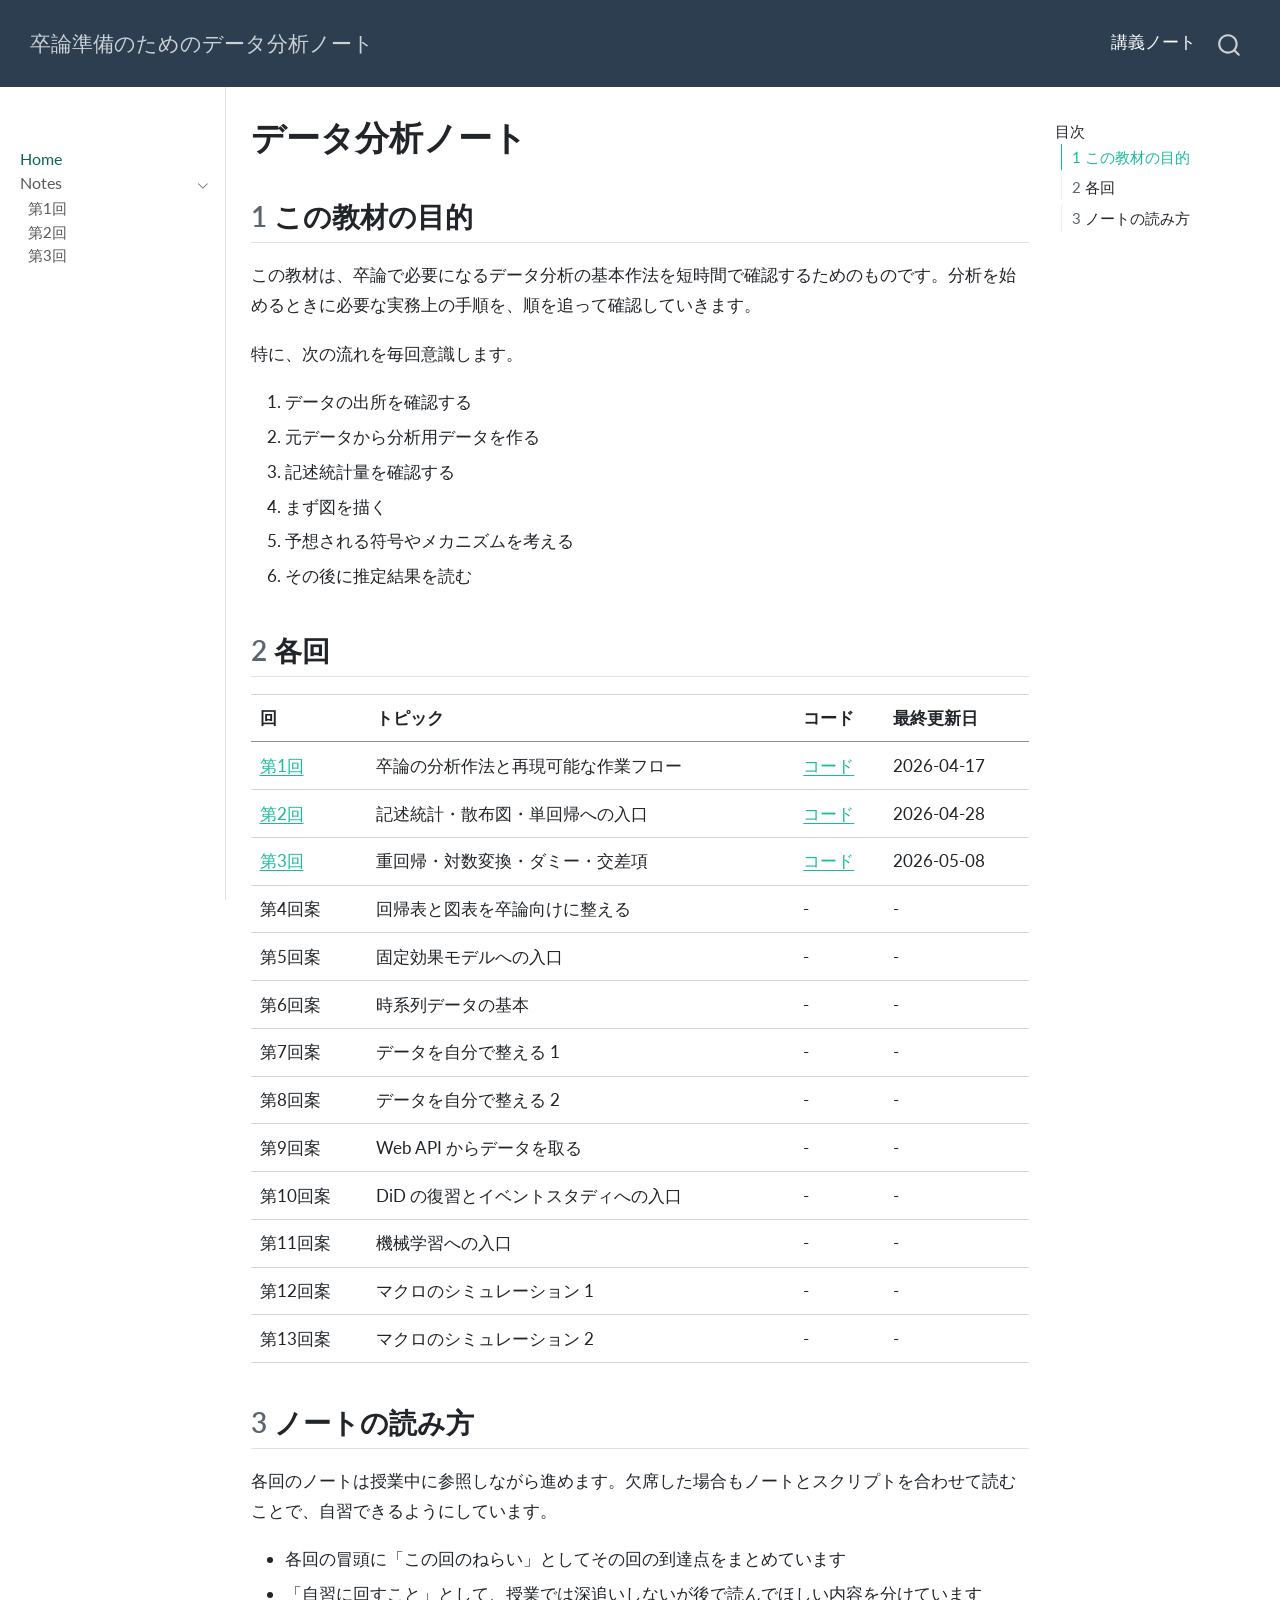
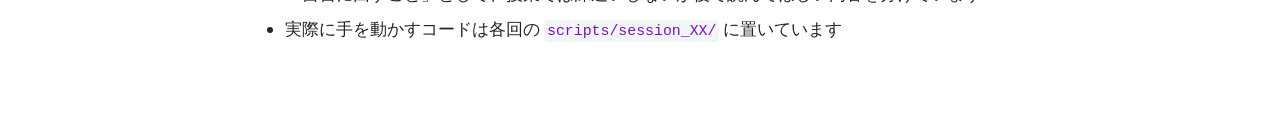
<file: docs/index.html>
<html xmlns="http://www.w3.org/1999/xhtml">    
  <head>      
    <title>Redirect to notes/index.html</title>      
    <meta http-equiv="refresh" content="0;URL='notes/index.html'" />    
  </head>    
  <body> 
  </body>  
</html>
</file>
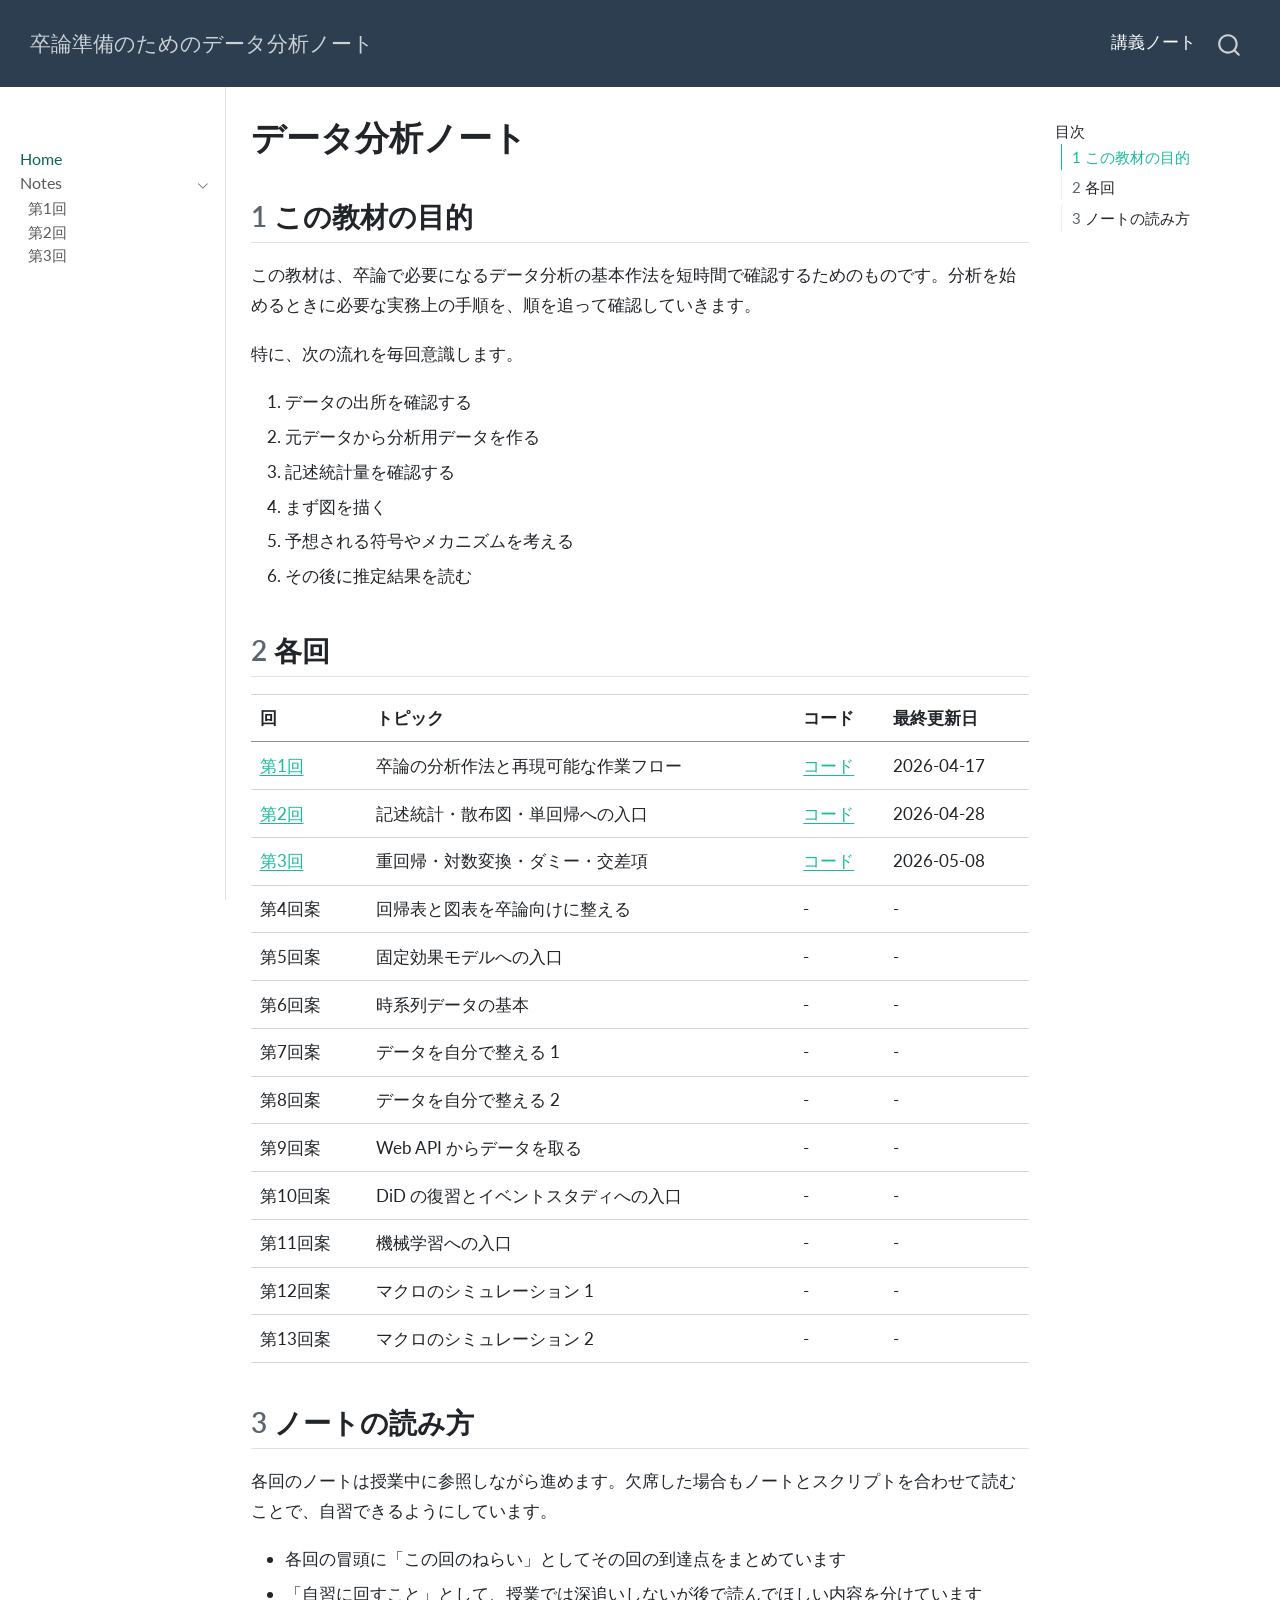
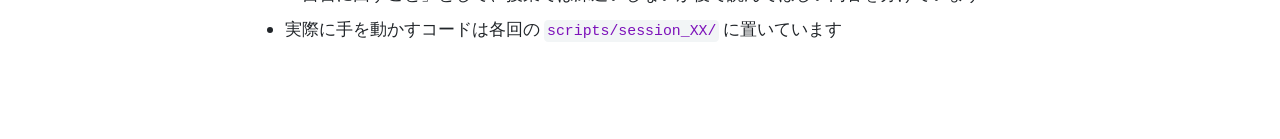
<file: docs/notes/index.html>
<!DOCTYPE html>
<html xmlns="http://www.w3.org/1999/xhtml" lang="ja" xml:lang="ja"><head>

<meta charset="utf-8">
<meta name="generator" content="quarto-1.9.37">

<meta name="viewport" content="width=device-width, initial-scale=1.0, user-scalable=yes">


<title>データ分析ノート – 卒論準備のためのデータ分析ノート</title>
<style>
/* Default styles provided by pandoc.
** See https://pandoc.org/MANUAL.html#variables-for-html for config info.
*/
code{white-space: pre-wrap;}
span.smallcaps{font-variant: small-caps;}
div.columns{display: flex; gap: min(4vw, 1.5em);}
div.column{flex: auto; overflow-x: auto;}
div.hanging-indent{margin-left: 1.5em; text-indent: -1.5em;}
ul.task-list{list-style: none;}
ul.task-list li input[type="checkbox"] {
  width: 0.8em;
  margin: 0 0.8em 0.2em -1em; /* quarto-specific, see https://github.com/quarto-dev/quarto-cli/issues/4556 */ 
  vertical-align: middle;
}
</style>


<script src="../site_libs/quarto-nav/quarto-nav.js"></script>
<script src="../site_libs/quarto-nav/headroom.min.js"></script>
<script src="../site_libs/clipboard/clipboard.min.js"></script>
<script src="../site_libs/quarto-search/autocomplete.umd.js"></script>
<script src="../site_libs/quarto-search/fuse.min.js"></script>
<script src="../site_libs/quarto-search/quarto-search.js"></script>
<meta name="quarto:offset" content="../">
<script src="../site_libs/quarto-html/quarto.js" type="module"></script>
<script src="../site_libs/quarto-html/tabsets/tabsets.js" type="module"></script>
<script src="../site_libs/quarto-html/popper.min.js"></script>
<script src="../site_libs/quarto-html/tippy.umd.min.js"></script>
<script src="../site_libs/quarto-html/anchor.min.js"></script>
<link href="../site_libs/quarto-html/tippy.css" rel="stylesheet">
<link href="../site_libs/quarto-html/quarto-syntax-highlighting-7f8f88aac4f3542376d5c11b86a4c14d.css" rel="stylesheet" id="quarto-text-highlighting-styles">
<script src="../site_libs/bootstrap/bootstrap.min.js"></script>
<link href="../site_libs/bootstrap/bootstrap-icons.css" rel="stylesheet">
<link href="../site_libs/bootstrap/bootstrap-a25fe14d71fb15effab06e6c3a28be36.min.css" rel="stylesheet" append-hash="true" id="quarto-bootstrap" data-mode="light">
<script id="quarto-search-options" type="application/json">{
  "location": "navbar",
  "copy-button": false,
  "collapse-after": 3,
  "panel-placement": "end",
  "type": "overlay",
  "limit": 50,
  "keyboard-shortcut": [
    "f",
    "/",
    "s"
  ],
  "show-item-context": false,
  "language": {
    "search-no-results-text": "一致なし",
    "search-matching-documents-text": "一致した文書",
    "search-copy-link-title": "検索へのリンクをコピー",
    "search-hide-matches-text": "追加の検索結果を非表示",
    "search-more-match-text": "追加の検索結果",
    "search-more-matches-text": "追加の検索結果",
    "search-clear-button-title": "消去",
    "search-text-placeholder": "",
    "search-detached-cancel-button-title": "取消",
    "search-submit-button-title": "検索",
    "search-label": "サーチ"
  }
}</script>


<link rel="stylesheet" href="../assets/styles.css">
</head>

<body class="nav-sidebar docked nav-fixed quarto-light">

<div id="quarto-search-results"></div>
  <header id="quarto-header" class="headroom fixed-top">
    <nav class="navbar navbar-expand-lg " data-bs-theme="dark">
      <div class="navbar-container container-fluid">
      <div class="navbar-brand-container mx-auto">
    <a class="navbar-brand" href="../index.html">
    <span class="navbar-title">卒論準備のためのデータ分析ノート</span>
    </a>
  </div>
            <div id="quarto-search" class="" title="サーチ"></div>
          <button class="navbar-toggler" type="button" data-bs-toggle="collapse" data-bs-target="#navbarCollapse" aria-controls="navbarCollapse" role="menu" aria-expanded="false" aria-label="ナビゲーションを切り替える" onclick="if (window.quartoToggleHeadroom) { window.quartoToggleHeadroom(); }">
  <span class="navbar-toggler-icon"></span>
</button>
          <div class="collapse navbar-collapse" id="navbarCollapse">
            <ul class="navbar-nav navbar-nav-scroll ms-auto">
  <li class="nav-item">
    <a class="nav-link active" href="../notes/index.html" aria-current="page"> 
<span class="menu-text">講義ノート</span></a>
  </li>  
</ul>
          </div> <!-- /navcollapse -->
            <div class="quarto-navbar-tools">
</div>
      </div> <!-- /container-fluid -->
    </nav>
  <nav class="quarto-secondary-nav">
    <div class="container-fluid d-flex">
      <button type="button" class="quarto-btn-toggle btn" data-bs-toggle="collapse" role="button" data-bs-target=".quarto-sidebar-collapse-item" aria-controls="quarto-sidebar" aria-expanded="false" aria-label="サイドバーを切り替える" onclick="if (window.quartoToggleHeadroom) { window.quartoToggleHeadroom(); }">
        <i class="bi bi-layout-text-sidebar-reverse"></i>
      </button>
        <nav class="quarto-page-breadcrumbs" aria-label="breadcrumb"><ol class="breadcrumb"><li class="breadcrumb-item"><a href="../notes/index.html">Home</a></li></ol></nav>
        <a class="flex-grow-1" role="navigation" data-bs-toggle="collapse" data-bs-target=".quarto-sidebar-collapse-item" aria-controls="quarto-sidebar" aria-expanded="false" aria-label="サイドバーを切り替える" onclick="if (window.quartoToggleHeadroom) { window.quartoToggleHeadroom(); }">      
        </a>
      <button type="button" class="btn quarto-search-button" aria-label="サーチ" onclick="window.quartoOpenSearch();">
        <i class="bi bi-search"></i>
      </button>
    </div>
  </nav>
</header>
<!-- content -->
<div id="quarto-content" class="quarto-container page-columns page-rows-contents page-layout-article page-navbar">
<!-- sidebar -->
  <nav id="quarto-sidebar" class="sidebar collapse collapse-horizontal quarto-sidebar-collapse-item sidebar-navigation docked overflow-auto">
        <div class="mt-2 flex-shrink-0 align-items-center">
        <div class="sidebar-search">
        <div id="quarto-search" class="" title="サーチ"></div>
        </div>
        </div>
    <div class="sidebar-menu-container"> 
    <ul class="list-unstyled mt-1">
        <li class="sidebar-item">
  <div class="sidebar-item-container"> 
  <a href="../notes/index.html" class="sidebar-item-text sidebar-link active">
 <span class="menu-text">Home</span></a>
  </div>
</li>
        <li class="sidebar-item sidebar-item-section">
      <div class="sidebar-item-container"> 
            <a class="sidebar-item-text sidebar-link text-start" data-bs-toggle="collapse" data-bs-target="#quarto-sidebar-section-1" role="navigation" aria-expanded="true">
 <span class="menu-text">Notes</span></a>
          <a class="sidebar-item-toggle text-start" data-bs-toggle="collapse" data-bs-target="#quarto-sidebar-section-1" role="navigation" aria-expanded="true" aria-label="セクションを切り替え">
            <i class="bi bi-chevron-right ms-2"></i>
          </a> 
      </div>
      <ul id="quarto-sidebar-section-1" class="collapse list-unstyled sidebar-section depth1 show">  
          <li class="sidebar-item">
  <div class="sidebar-item-container"> 
  <a href="../notes/sessions/session-01.html" class="sidebar-item-text sidebar-link">
 <span class="menu-text">第1回</span></a>
  </div>
</li>
          <li class="sidebar-item">
  <div class="sidebar-item-container"> 
  <a href="../notes/sessions/session-02.html" class="sidebar-item-text sidebar-link">
 <span class="menu-text">第2回</span></a>
  </div>
</li>
          <li class="sidebar-item">
  <div class="sidebar-item-container"> 
  <a href="../notes/sessions/session-03.html" class="sidebar-item-text sidebar-link">
 <span class="menu-text">第3回</span></a>
  </div>
</li>
      </ul>
  </li>
    </ul>
    </div>
</nav>
<div id="quarto-sidebar-glass" class="quarto-sidebar-collapse-item" data-bs-toggle="collapse" data-bs-target=".quarto-sidebar-collapse-item"></div>
<!-- margin-sidebar -->
    <div id="quarto-margin-sidebar" class="sidebar margin-sidebar">
        <nav id="TOC" role="doc-toc" class="toc-active">
    <h2 id="toc-title">目次</h2>
   
  <ul>
  <li><a href="#この教材の目的" id="toc-この教材の目的" class="nav-link active" data-scroll-target="#この教材の目的"><span class="header-section-number">1</span> この教材の目的</a></li>
  <li><a href="#各回" id="toc-各回" class="nav-link" data-scroll-target="#各回"><span class="header-section-number">2</span> 各回</a></li>
  <li><a href="#ノートの読み方" id="toc-ノートの読み方" class="nav-link" data-scroll-target="#ノートの読み方"><span class="header-section-number">3</span> ノートの読み方</a></li>
  </ul>
</nav>
    </div>
<!-- main -->
<main class="content" id="quarto-document-content">

<header id="title-block-header" class="quarto-title-block default">
<div class="quarto-title">
<h1 class="title">データ分析ノート</h1>
</div>



<div class="quarto-title-meta">

    
  
    
  </div>
  


</header>


<section id="この教材の目的" class="level2" data-number="1">
<h2 data-number="1" class="anchored" data-anchor-id="この教材の目的"><span class="header-section-number">1</span> この教材の目的</h2>
<p>この教材は、卒論で必要になるデータ分析の基本作法を短時間で確認するためのものです。分析を始めるときに必要な実務上の手順を、順を追って確認していきます。</p>
<p>特に、次の流れを毎回意識します。</p>
<ol type="1">
<li>データの出所を確認する</li>
<li>元データから分析用データを作る</li>
<li>記述統計量を確認する</li>
<li>まず図を描く</li>
<li>予想される符号やメカニズムを考える</li>
<li>その後に推定結果を読む</li>
</ol>
</section>
<section id="各回" class="level2" data-number="2">
<h2 data-number="2" class="anchored" data-anchor-id="各回"><span class="header-section-number">2</span> 各回</h2>
<table class="caption-top table">
<thead>
<tr class="header">
<th>回</th>
<th>トピック</th>
<th>コード</th>
<th>最終更新日</th>
</tr>
</thead>
<tbody>
<tr class="odd">
<td><a href="../notes/sessions/session-01.html">第1回</a></td>
<td>卒論の分析作法と再現可能な作業フロー</td>
<td><a href="https://github.com/kjst-edu/thesis-data-lab/tree/main/scripts/session_01">コード</a></td>
<td>2026-04-17</td>
</tr>
<tr class="even">
<td><a href="../notes/sessions/session-02.html">第2回</a></td>
<td>記述統計・散布図・単回帰への入口</td>
<td><a href="https://github.com/kjst-edu/thesis-data-lab/tree/main/scripts/session_02">コード</a></td>
<td>2026-04-28</td>
</tr>
<tr class="odd">
<td><a href="../notes/sessions/session-03.html">第3回</a></td>
<td>重回帰・対数変換・ダミー・交差項</td>
<td><a href="https://github.com/kjst-edu/thesis-data-lab/tree/main/scripts/session_03">コード</a></td>
<td>2026-05-08</td>
</tr>
<tr class="even">
<td>第4回案</td>
<td>回帰表と図表を卒論向けに整える</td>
<td>-</td>
<td>-</td>
</tr>
<tr class="odd">
<td>第5回案</td>
<td>固定効果モデルへの入口</td>
<td>-</td>
<td>-</td>
</tr>
<tr class="even">
<td>第6回案</td>
<td>時系列データの基本</td>
<td>-</td>
<td>-</td>
</tr>
<tr class="odd">
<td>第7回案</td>
<td>データを自分で整える 1</td>
<td>-</td>
<td>-</td>
</tr>
<tr class="even">
<td>第8回案</td>
<td>データを自分で整える 2</td>
<td>-</td>
<td>-</td>
</tr>
<tr class="odd">
<td>第9回案</td>
<td>Web API からデータを取る</td>
<td>-</td>
<td>-</td>
</tr>
<tr class="even">
<td>第10回案</td>
<td>DiD の復習とイベントスタディへの入口</td>
<td>-</td>
<td>-</td>
</tr>
<tr class="odd">
<td>第11回案</td>
<td>機械学習への入口</td>
<td>-</td>
<td>-</td>
</tr>
<tr class="even">
<td>第12回案</td>
<td>マクロのシミュレーション 1</td>
<td>-</td>
<td>-</td>
</tr>
<tr class="odd">
<td>第13回案</td>
<td>マクロのシミュレーション 2</td>
<td>-</td>
<td>-</td>
</tr>
</tbody>
</table>
</section>
<section id="ノートの読み方" class="level2" data-number="3">
<h2 data-number="3" class="anchored" data-anchor-id="ノートの読み方"><span class="header-section-number">3</span> ノートの読み方</h2>
<p>各回のノートは授業中に参照しながら進めます。欠席した場合もノートとスクリプトを合わせて読むことで、自習できるようにしています。</p>
<ul>
<li>各回の冒頭に「この回のねらい」としてその回の到達点をまとめています</li>
<li>「自習に回すこと」として、授業では深追いしないが後で読んでほしい内容を分けています</li>
<li>実際に手を動かすコードは各回の <code>scripts/session_XX/</code> に置いています</li>
</ul>


</section>

</main> <!-- /main -->
<script id="quarto-html-after-body" type="application/javascript">
  window.document.addEventListener("DOMContentLoaded", function (event) {
    const icon = "";
    const anchorJS = new window.AnchorJS();
    anchorJS.options = {
      placement: 'right',
      icon: icon
    };
    anchorJS.add('.anchored');
    const isCodeAnnotation = (el) => {
      for (const clz of el.classList) {
        if (clz.startsWith('code-annotation-')) {                     
          return true;
        }
      }
      return false;
    }
    const onCopySuccess = function(e) {
      // button target
      const button = e.trigger;
      // don't keep focus
      button.blur();
      // flash "checked"
      button.classList.add('code-copy-button-checked');
      var currentTitle = button.getAttribute("title");
      button.setAttribute("title", "コピーしました");
      let tooltip;
      if (window.bootstrap) {
        button.setAttribute("data-bs-toggle", "tooltip");
        button.setAttribute("data-bs-placement", "left");
        button.setAttribute("data-bs-title", "コピーしました");
        tooltip = new bootstrap.Tooltip(button, 
          { trigger: "manual", 
            customClass: "code-copy-button-tooltip",
            offset: [0, -8]});
        tooltip.show();    
      }
      setTimeout(function() {
        if (tooltip) {
          tooltip.hide();
          button.removeAttribute("data-bs-title");
          button.removeAttribute("data-bs-toggle");
          button.removeAttribute("data-bs-placement");
        }
        button.setAttribute("title", currentTitle);
        button.classList.remove('code-copy-button-checked');
      }, 1000);
      // clear code selection
      e.clearSelection();
    }
    const getTextToCopy = function(trigger) {
      const outerScaffold = trigger.parentElement.cloneNode(true);
      const codeEl = outerScaffold.querySelector('code');
      for (const childEl of codeEl.children) {
        if (isCodeAnnotation(childEl)) {
          childEl.remove();
        }
      }
      return codeEl.innerText;
    }
    const clipboard = new window.ClipboardJS('.code-copy-button:not([data-in-quarto-modal])', {
      text: getTextToCopy
    });
    clipboard.on('success', onCopySuccess);
    if (window.document.getElementById('quarto-embedded-source-code-modal')) {
      const clipboardModal = new window.ClipboardJS('.code-copy-button[data-in-quarto-modal]', {
        text: getTextToCopy,
        container: window.document.getElementById('quarto-embedded-source-code-modal')
      });
      clipboardModal.on('success', onCopySuccess);
    }
      var localhostRegex = new RegExp(/^(?:http|https):\/\/localhost\:?[0-9]*\//);
      var mailtoRegex = new RegExp(/^mailto:/);
        var filterRegex = new RegExp('/' + window.location.host + '/');
      var isInternal = (href) => {
          return filterRegex.test(href) || localhostRegex.test(href) || mailtoRegex.test(href);
      }
      // Inspect non-navigation links and adorn them if external
     var links = window.document.querySelectorAll('a[href]:not(.nav-link):not(.navbar-brand):not(.toc-action):not(.sidebar-link):not(.sidebar-item-toggle):not(.pagination-link):not(.no-external):not([aria-hidden]):not(.dropdown-item):not(.quarto-navigation-tool):not(.about-link)');
      for (var i=0; i<links.length; i++) {
        const link = links[i];
        if (!isInternal(link.href)) {
          // undo the damage that might have been done by quarto-nav.js in the case of
          // links that we want to consider external
          if (link.dataset.originalHref !== undefined) {
            link.href = link.dataset.originalHref;
          }
        }
      }
    function tippyHover(el, contentFn, onTriggerFn, onUntriggerFn) {
      const config = {
        allowHTML: true,
        maxWidth: 500,
        delay: 100,
        arrow: false,
        appendTo: function(el) {
            return el.parentElement;
        },
        interactive: true,
        interactiveBorder: 10,
        theme: 'quarto',
        placement: 'bottom-start',
      };
      if (contentFn) {
        config.content = contentFn;
      }
      if (onTriggerFn) {
        config.onTrigger = onTriggerFn;
      }
      if (onUntriggerFn) {
        config.onUntrigger = onUntriggerFn;
      }
      window.tippy(el, config); 
    }
    const noterefs = window.document.querySelectorAll('a[role="doc-noteref"]');
    for (var i=0; i<noterefs.length; i++) {
      const ref = noterefs[i];
      tippyHover(ref, function() {
        // use id or data attribute instead here
        let href = ref.getAttribute('data-footnote-href') || ref.getAttribute('href');
        try { href = new URL(href).hash; } catch {}
        const id = href.replace(/^#\/?/, "");
        const note = window.document.getElementById(id);
        if (note) {
          return note.innerHTML;
        } else {
          return "";
        }
      });
    }
    const xrefs = window.document.querySelectorAll('a.quarto-xref');
    const processXRef = (id, note) => {
      // Strip column container classes
      const stripColumnClz = (el) => {
        el.classList.remove("page-full", "page-columns");
        if (el.children) {
          for (const child of el.children) {
            stripColumnClz(child);
          }
        }
      }
      stripColumnClz(note)
      if (id === null || id.startsWith('sec-')) {
        // Special case sections, only their first couple elements
        const container = document.createElement("div");
        if (note.children && note.children.length > 2) {
          container.appendChild(note.children[0].cloneNode(true));
          for (let i = 1; i < note.children.length; i++) {
            const child = note.children[i];
            if (child.tagName === "P" && child.innerText === "") {
              continue;
            } else {
              container.appendChild(child.cloneNode(true));
              break;
            }
          }
          if (window.Quarto?.typesetMath) {
            window.Quarto.typesetMath(container);
          }
          return container.innerHTML
        } else {
          if (window.Quarto?.typesetMath) {
            window.Quarto.typesetMath(note);
          }
          return note.innerHTML;
        }
      } else {
        // Remove any anchor links if they are present
        const anchorLink = note.querySelector('a.anchorjs-link');
        if (anchorLink) {
          anchorLink.remove();
        }
        if (window.Quarto?.typesetMath) {
          window.Quarto.typesetMath(note);
        }
        if (note.classList.contains("callout")) {
          return note.outerHTML;
        } else {
          return note.innerHTML;
        }
      }
    }
    for (var i=0; i<xrefs.length; i++) {
      const xref = xrefs[i];
      tippyHover(xref, undefined, function(instance) {
        instance.disable();
        let url = xref.getAttribute('href');
        let hash = undefined; 
        if (url.startsWith('#')) {
          hash = url;
        } else {
          try { hash = new URL(url).hash; } catch {}
        }
        if (hash) {
          const id = hash.replace(/^#\/?/, "");
          const note = window.document.getElementById(id);
          if (note !== null) {
            try {
              const html = processXRef(id, note.cloneNode(true));
              instance.setContent(html);
            } finally {
              instance.enable();
              instance.show();
            }
          } else {
            // See if we can fetch this
            fetch(url.split('#')[0])
            .then(res => res.text())
            .then(html => {
              const parser = new DOMParser();
              const htmlDoc = parser.parseFromString(html, "text/html");
              const note = htmlDoc.getElementById(id);
              if (note !== null) {
                const html = processXRef(id, note);
                instance.setContent(html);
              } 
            }).finally(() => {
              instance.enable();
              instance.show();
            });
          }
        } else {
          // See if we can fetch a full url (with no hash to target)
          // This is a special case and we should probably do some content thinning / targeting
          fetch(url)
          .then(res => res.text())
          .then(html => {
            const parser = new DOMParser();
            const htmlDoc = parser.parseFromString(html, "text/html");
            const note = htmlDoc.querySelector('main.content');
            if (note !== null) {
              // This should only happen for chapter cross references
              // (since there is no id in the URL)
              // remove the first header
              if (note.children.length > 0 && note.children[0].tagName === "HEADER") {
                note.children[0].remove();
              }
              const html = processXRef(null, note);
              instance.setContent(html);
            } 
          }).finally(() => {
            instance.enable();
            instance.show();
          });
        }
      }, function(instance) {
      });
    }
        let selectedAnnoteEl;
        const selectorForAnnotation = ( cell, annotation) => {
          let cellAttr = 'data-code-cell="' + cell + '"';
          let lineAttr = 'data-code-annotation="' +  annotation + '"';
          const selector = 'span[' + cellAttr + '][' + lineAttr + ']';
          return selector;
        }
        const selectCodeLines = (annoteEl) => {
          const doc = window.document;
          const targetCell = annoteEl.getAttribute("data-target-cell");
          const targetAnnotation = annoteEl.getAttribute("data-target-annotation");
          const annoteSpan = window.document.querySelector(selectorForAnnotation(targetCell, targetAnnotation));
          const lines = annoteSpan.getAttribute("data-code-lines").split(",");
          const lineIds = lines.map((line) => {
            return targetCell + "-" + line;
          })
          let top = null;
          let height = null;
          let parent = null;
          if (lineIds.length > 0) {
              //compute the position of the single el (top and bottom and make a div)
              const el = window.document.getElementById(lineIds[0]);
              top = el.offsetTop;
              height = el.offsetHeight;
              parent = el.parentElement.parentElement;
            if (lineIds.length > 1) {
              const lastEl = window.document.getElementById(lineIds[lineIds.length - 1]);
              const bottom = lastEl.offsetTop + lastEl.offsetHeight;
              height = bottom - top;
            }
            if (top !== null && height !== null && parent !== null) {
              // cook up a div (if necessary) and position it 
              let div = window.document.getElementById("code-annotation-line-highlight");
              if (div === null) {
                div = window.document.createElement("div");
                div.setAttribute("id", "code-annotation-line-highlight");
                div.style.position = 'absolute';
                parent.appendChild(div);
              }
              div.style.top = top - 2 + "px";
              div.style.height = height + 4 + "px";
              div.style.left = 0;
              let gutterDiv = window.document.getElementById("code-annotation-line-highlight-gutter");
              if (gutterDiv === null) {
                gutterDiv = window.document.createElement("div");
                gutterDiv.setAttribute("id", "code-annotation-line-highlight-gutter");
                gutterDiv.style.position = 'absolute';
                const codeCell = window.document.getElementById(targetCell);
                const gutter = codeCell.querySelector('.code-annotation-gutter');
                gutter.appendChild(gutterDiv);
              }
              gutterDiv.style.top = top - 2 + "px";
              gutterDiv.style.height = height + 4 + "px";
            }
            selectedAnnoteEl = annoteEl;
          }
        };
        const unselectCodeLines = () => {
          const elementsIds = ["code-annotation-line-highlight", "code-annotation-line-highlight-gutter"];
          elementsIds.forEach((elId) => {
            const div = window.document.getElementById(elId);
            if (div) {
              div.remove();
            }
          });
          selectedAnnoteEl = undefined;
        };
          // Handle positioning of the toggle
      window.addEventListener(
        "resize",
        throttle(() => {
          elRect = undefined;
          if (selectedAnnoteEl) {
            selectCodeLines(selectedAnnoteEl);
          }
        }, 10)
      );
      function throttle(fn, ms) {
      let throttle = false;
      let timer;
        return (...args) => {
          if(!throttle) { // first call gets through
              fn.apply(this, args);
              throttle = true;
          } else { // all the others get throttled
              if(timer) clearTimeout(timer); // cancel #2
              timer = setTimeout(() => {
                fn.apply(this, args);
                timer = throttle = false;
              }, ms);
          }
        };
      }
        // Attach click handler to the DT
        const annoteDls = window.document.querySelectorAll('dt[data-target-cell]');
        for (const annoteDlNode of annoteDls) {
          annoteDlNode.addEventListener('click', (event) => {
            const clickedEl = event.target;
            if (clickedEl !== selectedAnnoteEl) {
              unselectCodeLines();
              const activeEl = window.document.querySelector('dt[data-target-cell].code-annotation-active');
              if (activeEl) {
                activeEl.classList.remove('code-annotation-active');
              }
              selectCodeLines(clickedEl);
              clickedEl.classList.add('code-annotation-active');
            } else {
              // Unselect the line
              unselectCodeLines();
              clickedEl.classList.remove('code-annotation-active');
            }
          });
        }
    const findCites = (el) => {
      const parentEl = el.parentElement;
      if (parentEl) {
        const cites = parentEl.dataset.cites;
        if (cites) {
          return {
            el,
            cites: cites.split(' ')
          };
        } else {
          return findCites(el.parentElement)
        }
      } else {
        return undefined;
      }
    };
    var bibliorefs = window.document.querySelectorAll('a[role="doc-biblioref"]');
    for (var i=0; i<bibliorefs.length; i++) {
      const ref = bibliorefs[i];
      const citeInfo = findCites(ref);
      if (citeInfo) {
        tippyHover(citeInfo.el, function() {
          var popup = window.document.createElement('div');
          citeInfo.cites.forEach(function(cite) {
            var citeDiv = window.document.createElement('div');
            citeDiv.classList.add('hanging-indent');
            citeDiv.classList.add('csl-entry');
            var biblioDiv = window.document.getElementById('ref-' + cite);
            if (biblioDiv) {
              citeDiv.innerHTML = biblioDiv.innerHTML;
            }
            popup.appendChild(citeDiv);
          });
          return popup.innerHTML;
        });
      }
    }
  });
  </script>
</div> <!-- /content -->




</body></html>
</file>
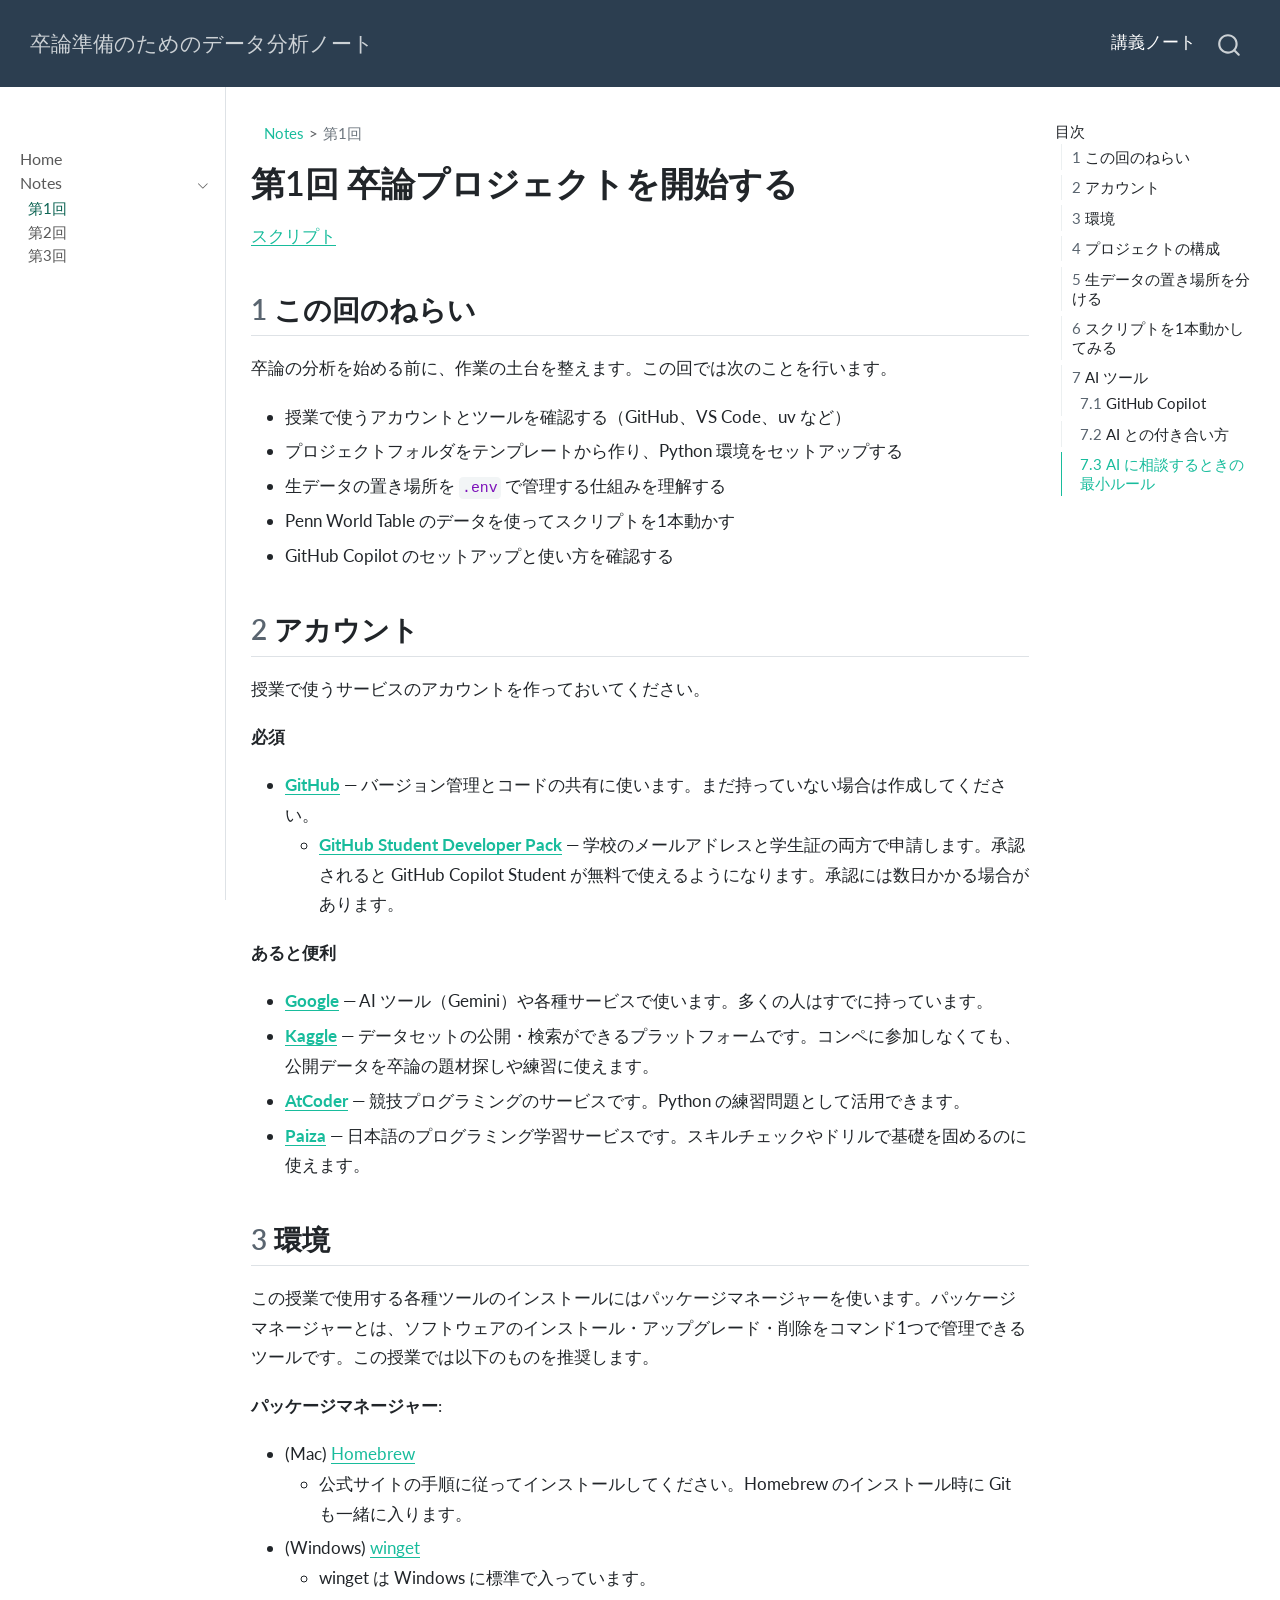
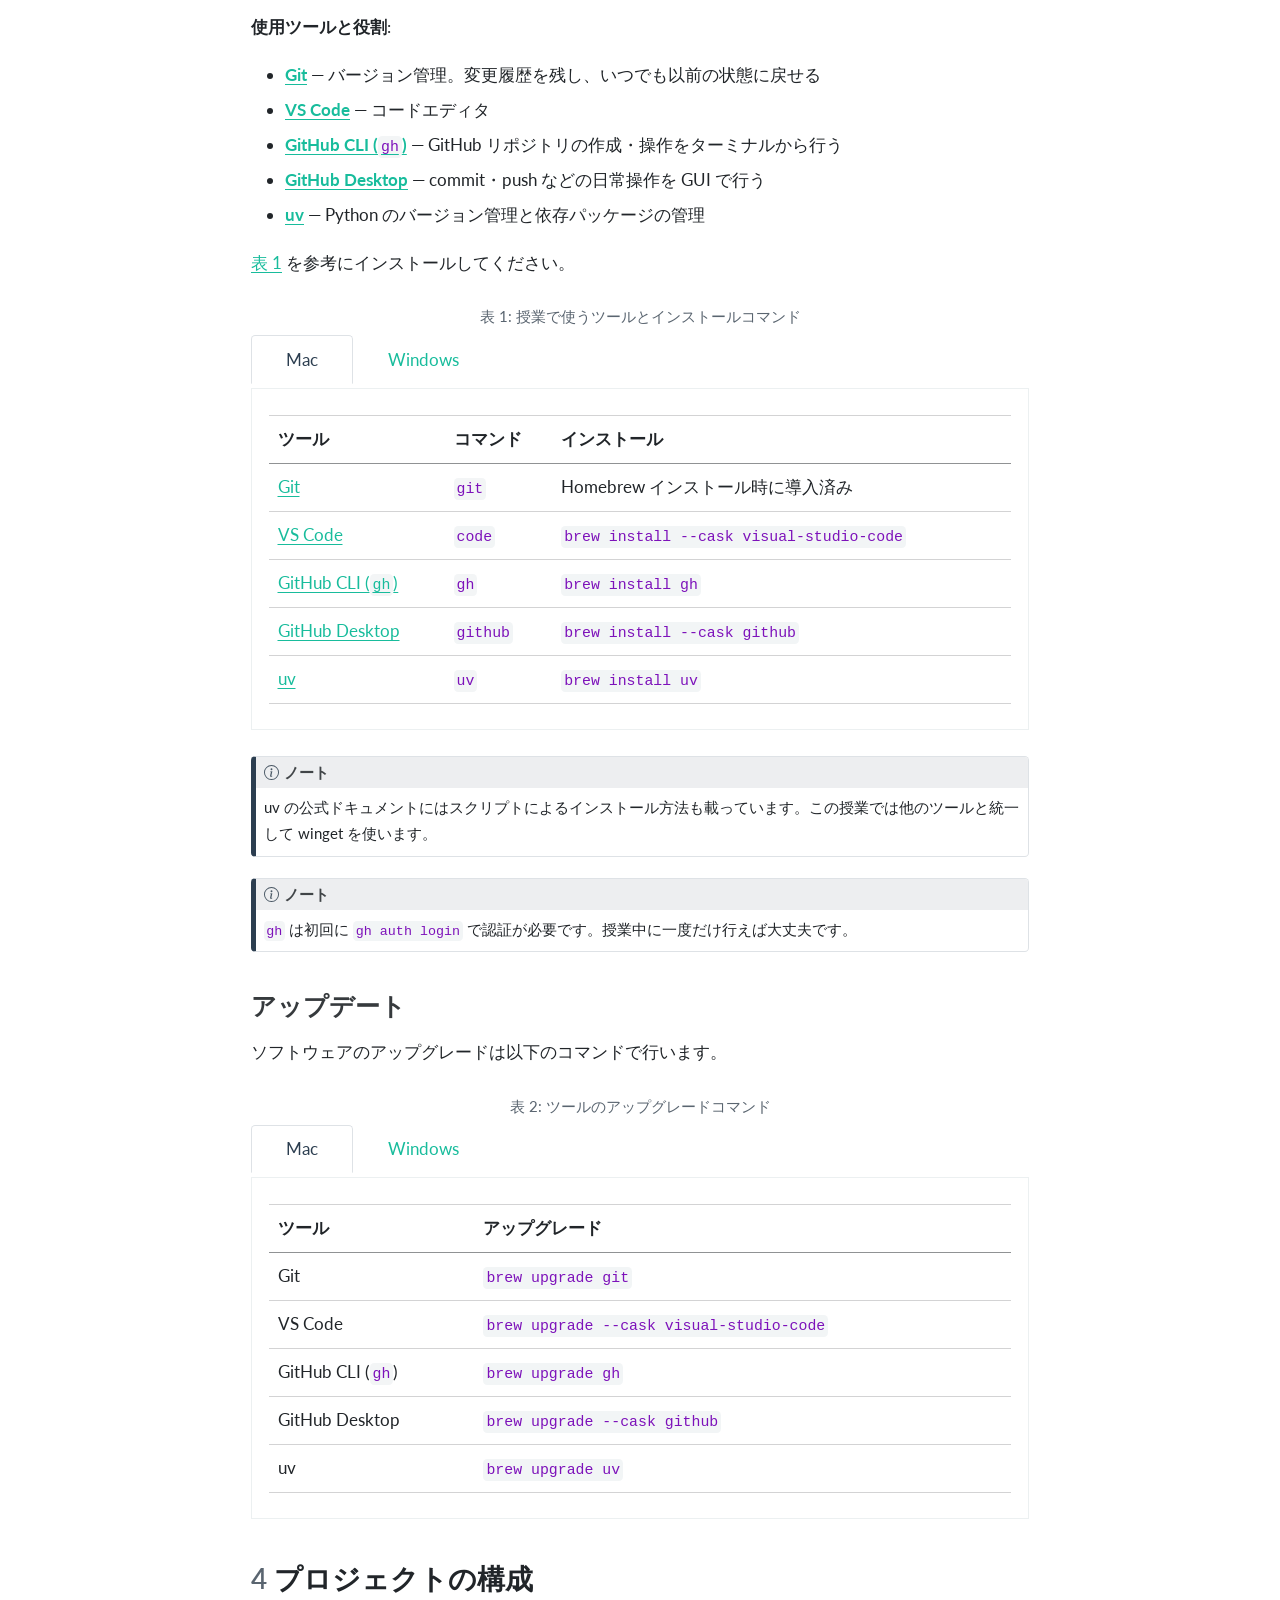
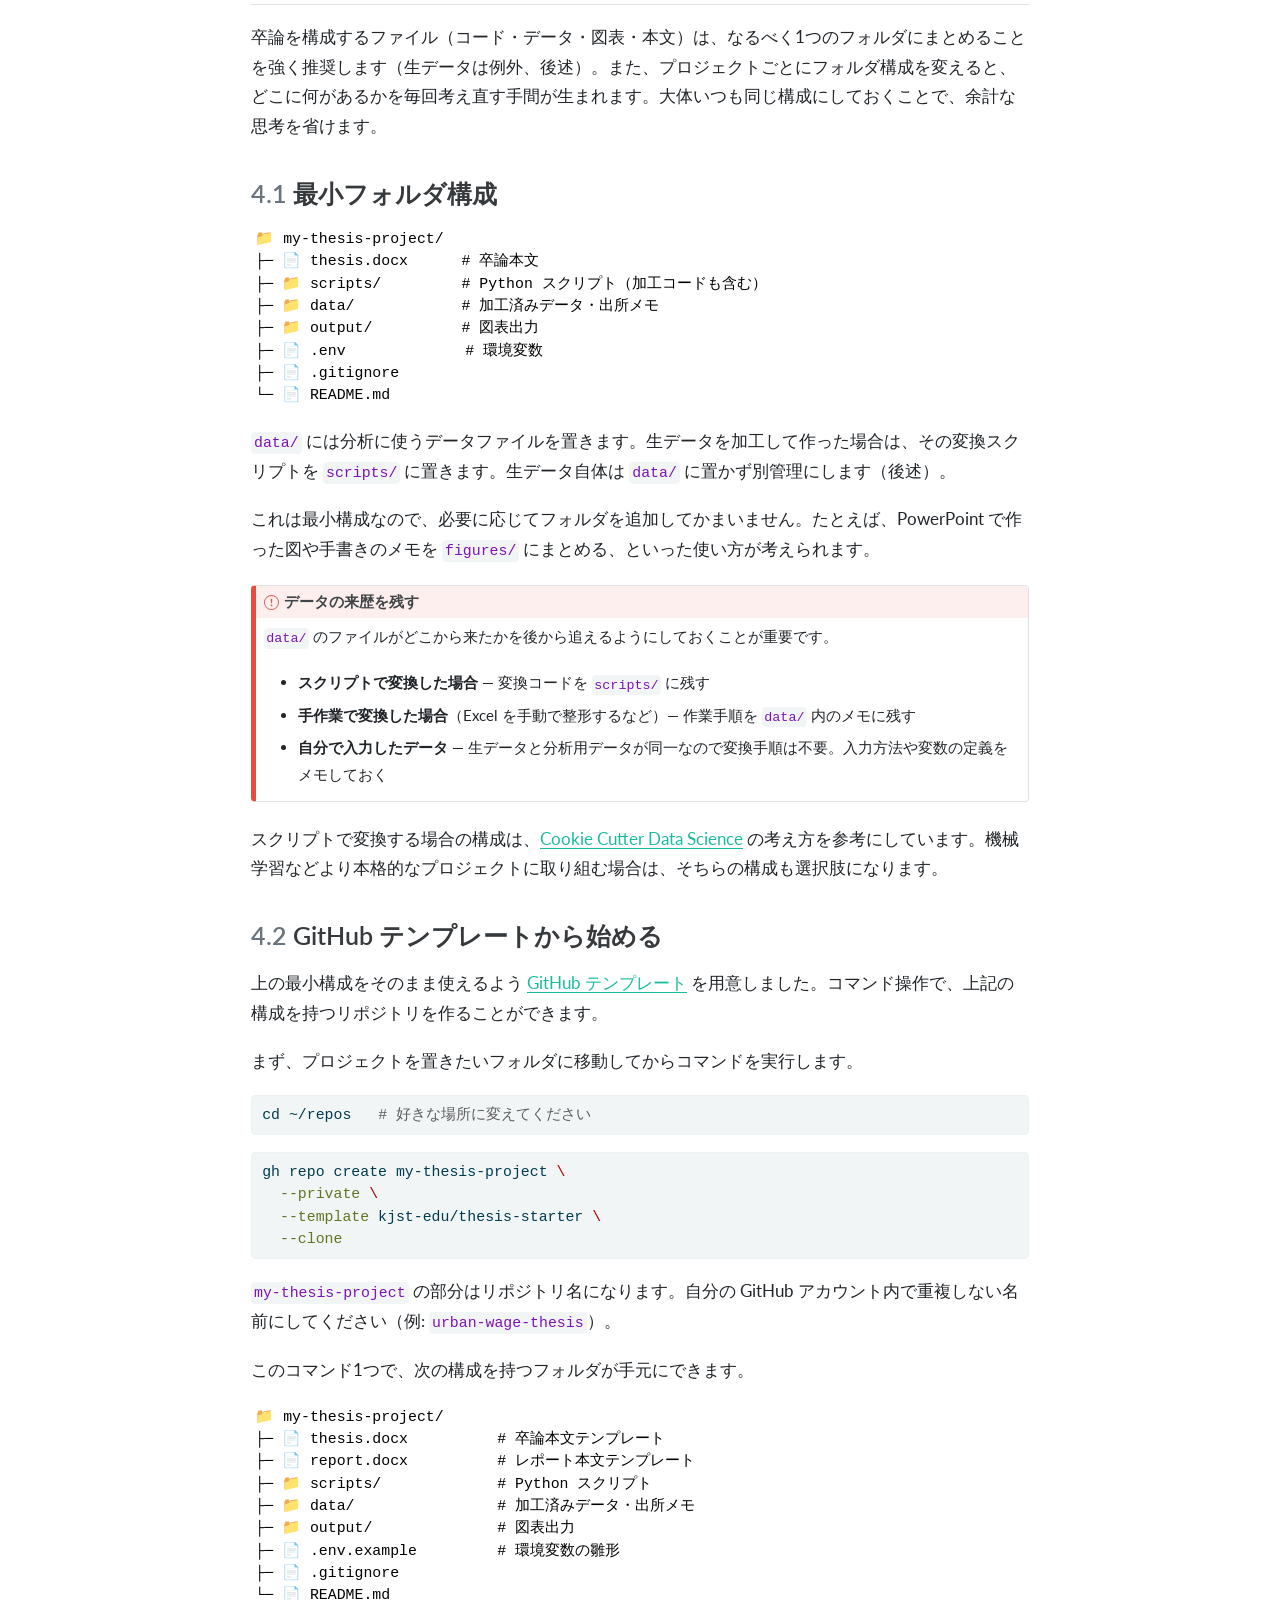
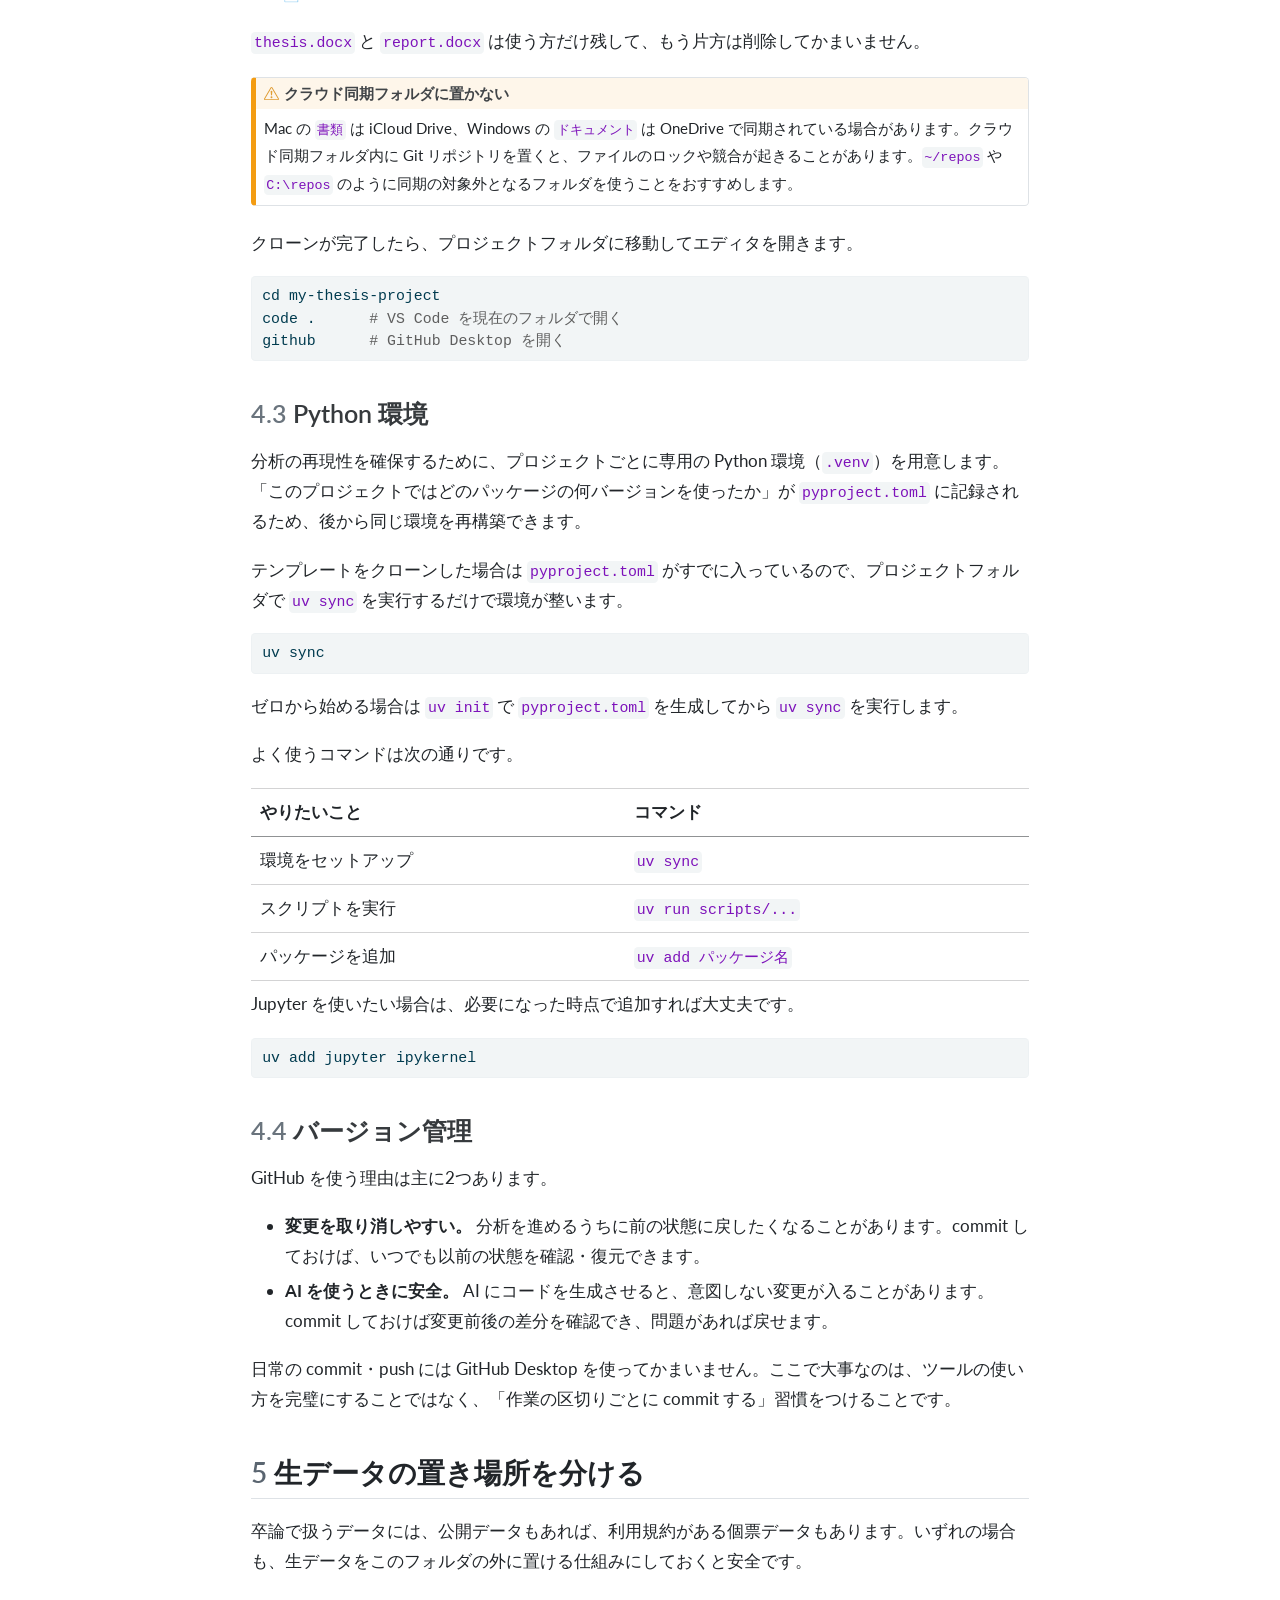
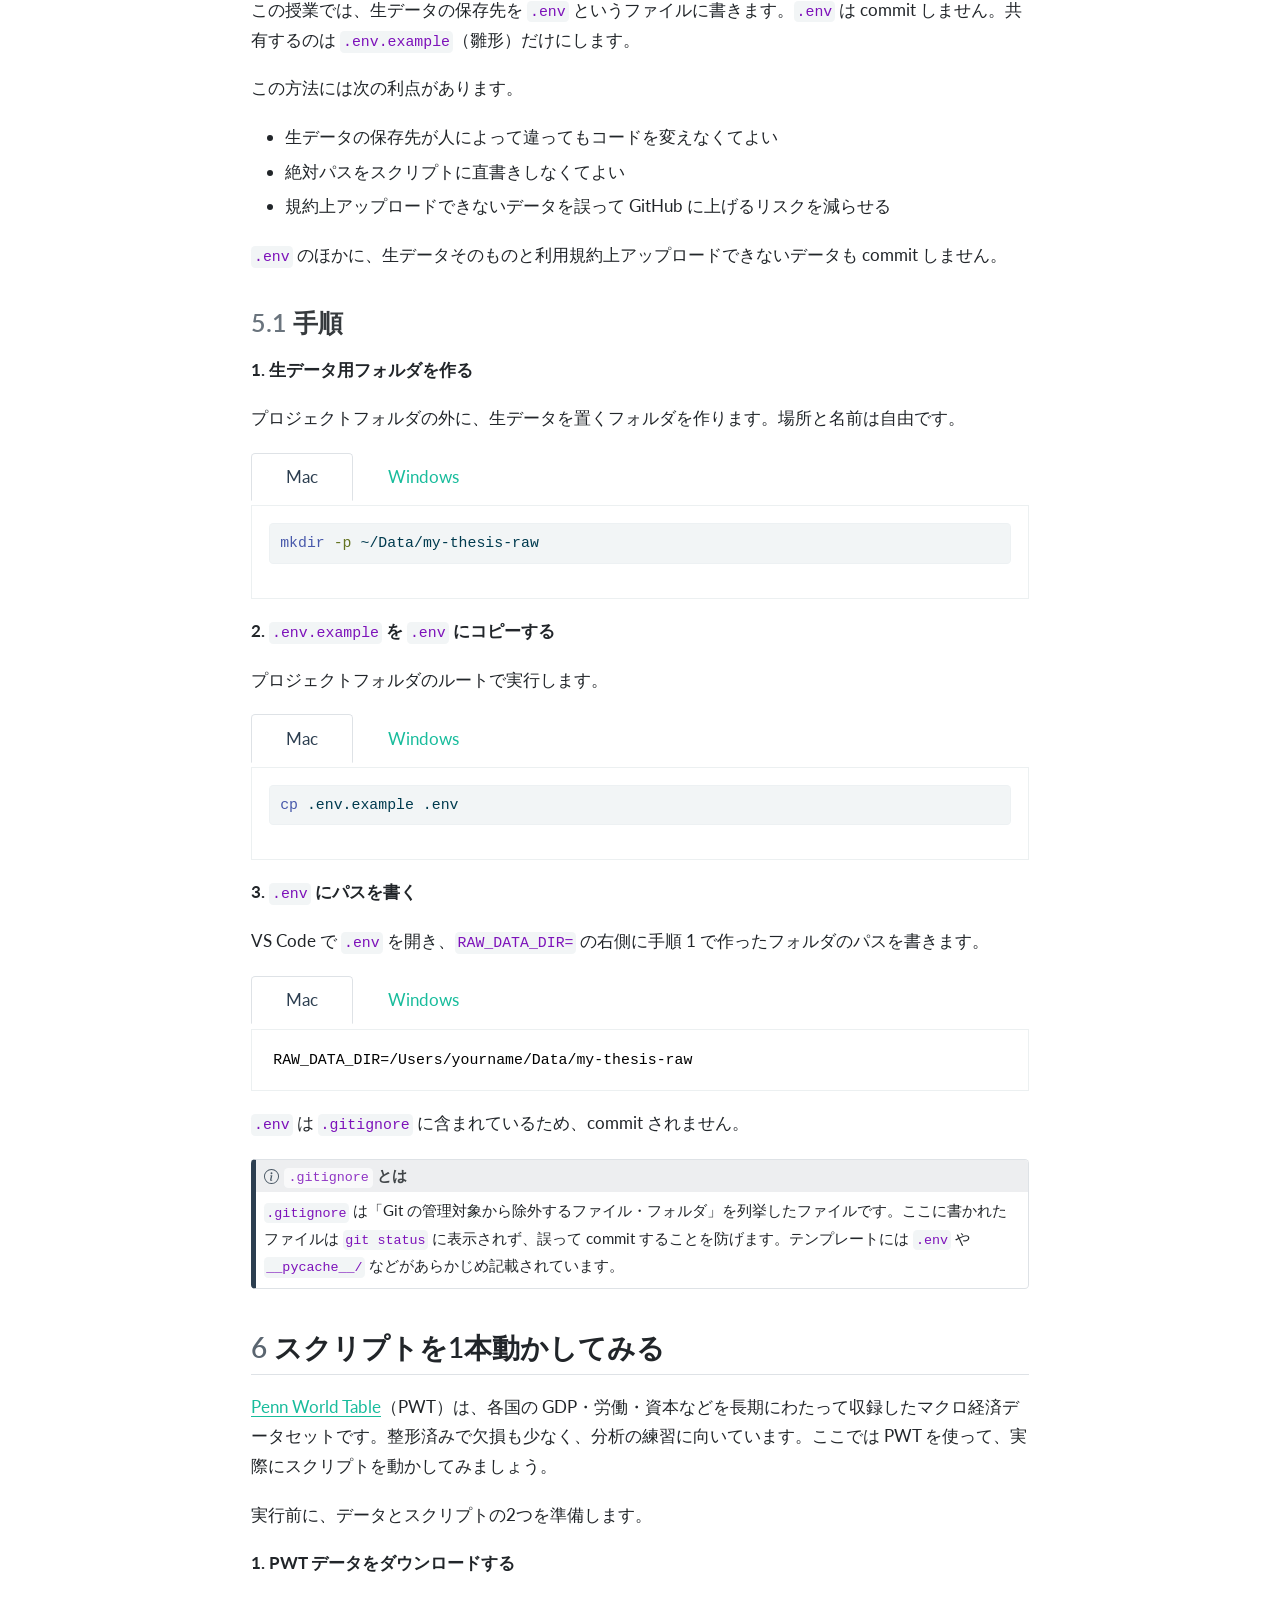
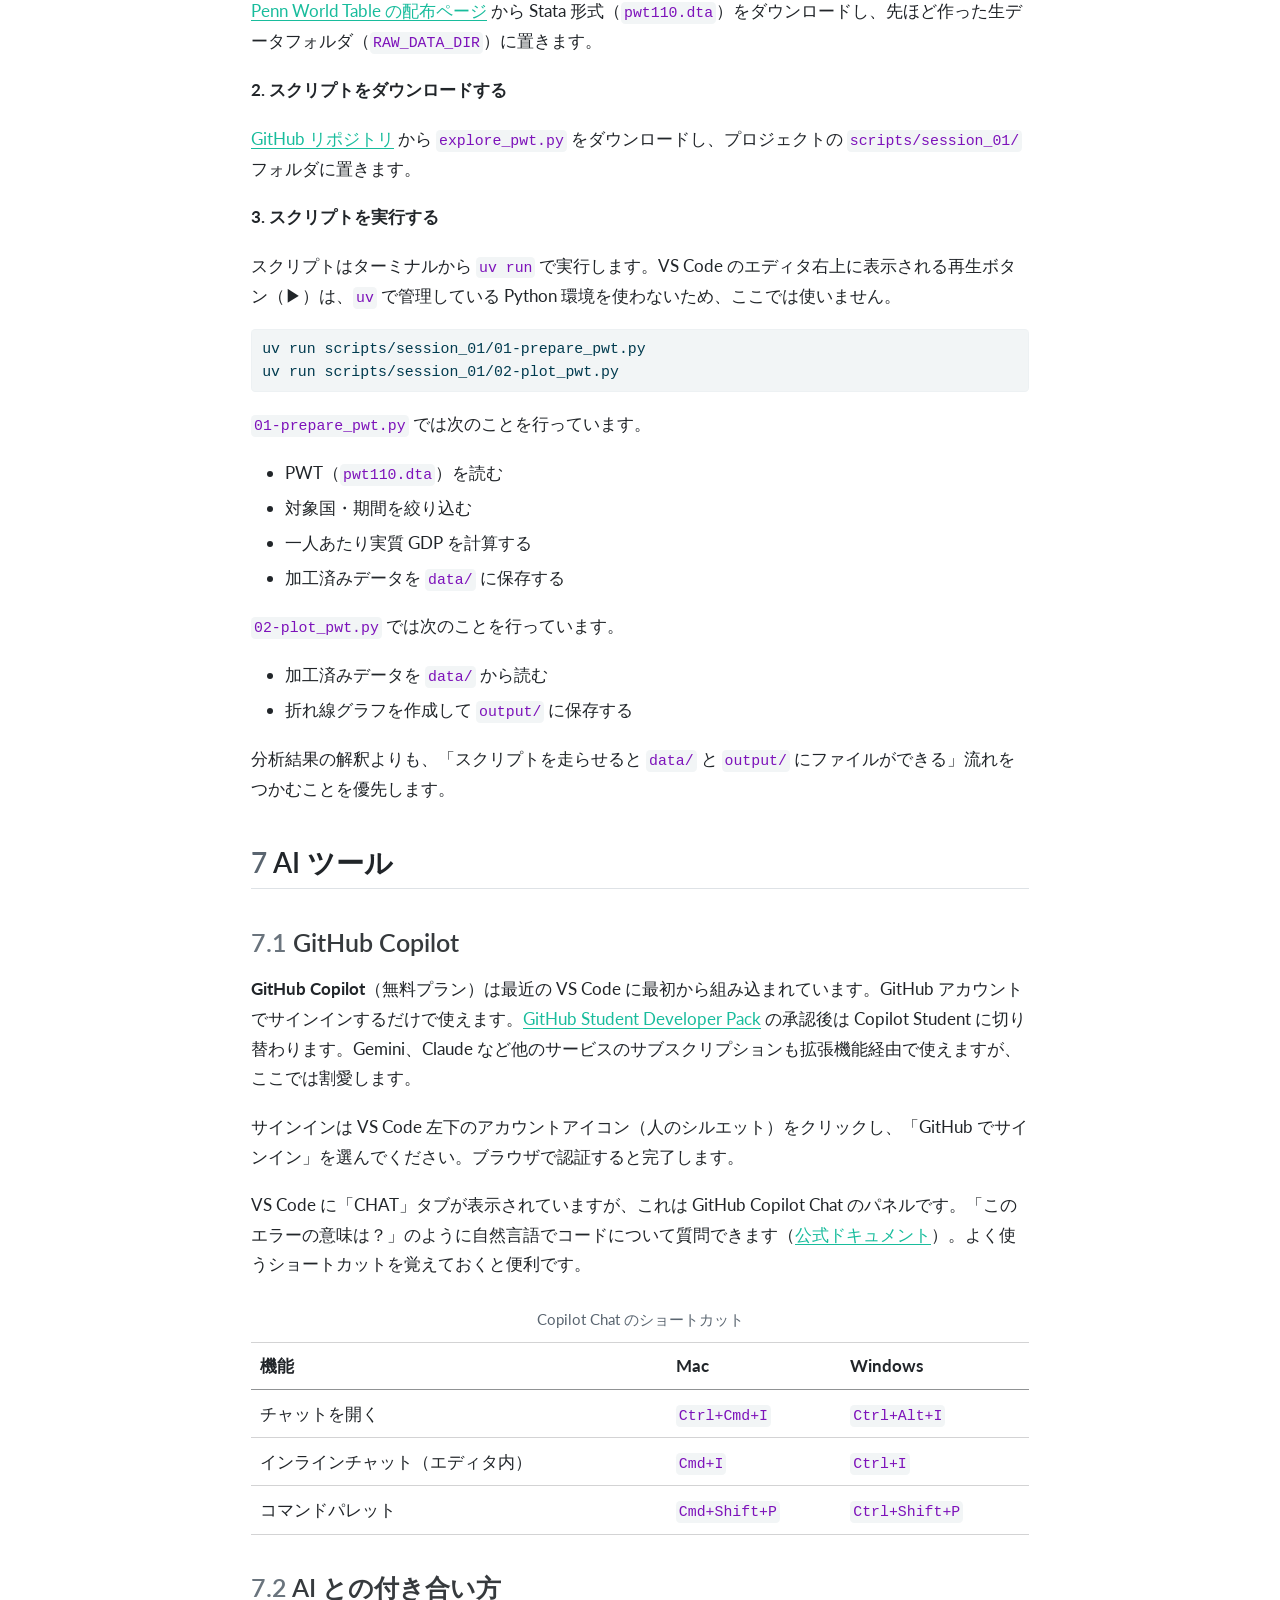
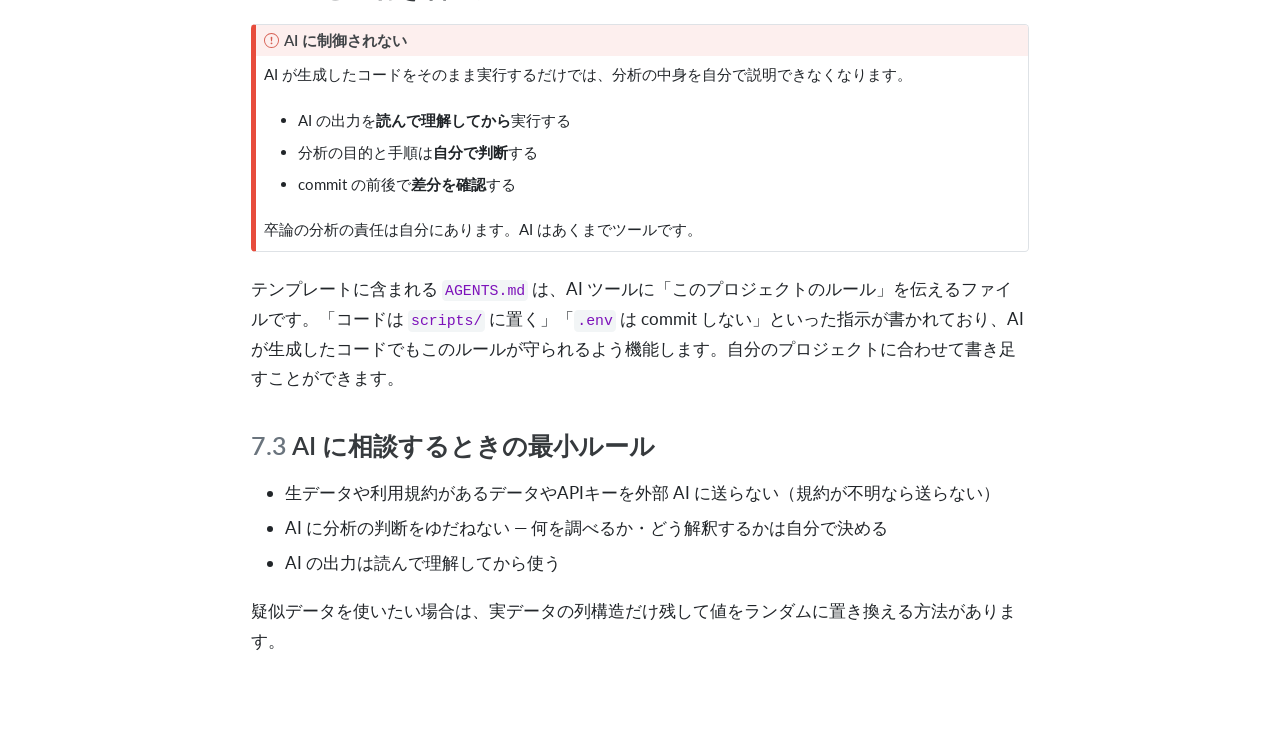
<file: docs/notes/sessions/session-01.html>
<!DOCTYPE html>
<html xmlns="http://www.w3.org/1999/xhtml" lang="ja" xml:lang="ja"><head>

<meta charset="utf-8">
<meta name="generator" content="quarto-1.9.37">

<meta name="viewport" content="width=device-width, initial-scale=1.0, user-scalable=yes">


<title>第1回 卒論プロジェクトを開始する – 卒論準備のためのデータ分析ノート</title>
<style>
/* Default styles provided by pandoc.
** See https://pandoc.org/MANUAL.html#variables-for-html for config info.
*/
code{white-space: pre-wrap;}
span.smallcaps{font-variant: small-caps;}
div.columns{display: flex; gap: min(4vw, 1.5em);}
div.column{flex: auto; overflow-x: auto;}
div.hanging-indent{margin-left: 1.5em; text-indent: -1.5em;}
ul.task-list{list-style: none;}
ul.task-list li input[type="checkbox"] {
  width: 0.8em;
  margin: 0 0.8em 0.2em -1em; /* quarto-specific, see https://github.com/quarto-dev/quarto-cli/issues/4556 */ 
  vertical-align: middle;
}
/* CSS for syntax highlighting */
html { -webkit-text-size-adjust: 100%; }
pre > code.sourceCode { white-space: pre; position: relative; }
pre > code.sourceCode > span { display: inline-block; line-height: 1.25; }
pre > code.sourceCode > span:empty { height: 1.2em; }
.sourceCode { overflow: visible; }
code.sourceCode > span { color: inherit; text-decoration: inherit; }
div.sourceCode { margin: 1em 0; }
pre.sourceCode { margin: 0; }
@media screen {
div.sourceCode { overflow: auto; }
}
@media print {
pre > code.sourceCode { white-space: pre-wrap; }
pre > code.sourceCode > span { text-indent: -5em; padding-left: 5em; }
}
pre.numberSource code
  { counter-reset: source-line 0; }
pre.numberSource code > span
  { position: relative; left: -4em; counter-increment: source-line; }
pre.numberSource code > span > a:first-child::before
  { content: counter(source-line);
    position: relative; left: -1em; text-align: right; vertical-align: baseline;
    border: none; display: inline-block;
    -webkit-touch-callout: none; -webkit-user-select: none;
    -khtml-user-select: none; -moz-user-select: none;
    -ms-user-select: none; user-select: none;
    padding: 0 4px; width: 4em;
  }
pre.numberSource { margin-left: 3em;  padding-left: 4px; }
div.sourceCode
  {   }
@media screen {
pre > code.sourceCode > span > a:first-child::before { text-decoration: underline; }
}
</style>


<script src="../../site_libs/quarto-nav/quarto-nav.js"></script>
<script src="../../site_libs/quarto-nav/headroom.min.js"></script>
<script src="../../site_libs/clipboard/clipboard.min.js"></script>
<script src="../../site_libs/quarto-search/autocomplete.umd.js"></script>
<script src="../../site_libs/quarto-search/fuse.min.js"></script>
<script src="../../site_libs/quarto-search/quarto-search.js"></script>
<meta name="quarto:offset" content="../../">
<script src="../../site_libs/quarto-html/quarto.js" type="module"></script>
<script src="../../site_libs/quarto-html/tabsets/tabsets.js" type="module"></script>
<script src="../../site_libs/quarto-html/popper.min.js"></script>
<script src="../../site_libs/quarto-html/tippy.umd.min.js"></script>
<script src="../../site_libs/quarto-html/anchor.min.js"></script>
<link href="../../site_libs/quarto-html/tippy.css" rel="stylesheet">
<link href="../../site_libs/quarto-html/quarto-syntax-highlighting-7f8f88aac4f3542376d5c11b86a4c14d.css" rel="stylesheet" id="quarto-text-highlighting-styles">
<script src="../../site_libs/bootstrap/bootstrap.min.js"></script>
<link href="../../site_libs/bootstrap/bootstrap-icons.css" rel="stylesheet">
<link href="../../site_libs/bootstrap/bootstrap-a25fe14d71fb15effab06e6c3a28be36.min.css" rel="stylesheet" append-hash="true" id="quarto-bootstrap" data-mode="light">
<script id="quarto-search-options" type="application/json">{
  "location": "navbar",
  "copy-button": false,
  "collapse-after": 3,
  "panel-placement": "end",
  "type": "overlay",
  "limit": 50,
  "keyboard-shortcut": [
    "f",
    "/",
    "s"
  ],
  "show-item-context": false,
  "language": {
    "search-no-results-text": "一致なし",
    "search-matching-documents-text": "一致した文書",
    "search-copy-link-title": "検索へのリンクをコピー",
    "search-hide-matches-text": "追加の検索結果を非表示",
    "search-more-match-text": "追加の検索結果",
    "search-more-matches-text": "追加の検索結果",
    "search-clear-button-title": "消去",
    "search-text-placeholder": "",
    "search-detached-cancel-button-title": "取消",
    "search-submit-button-title": "検索",
    "search-label": "サーチ"
  }
}</script>


<link rel="stylesheet" href="../../assets/styles.css">
</head>

<body class="nav-sidebar docked nav-fixed quarto-light">

<div id="quarto-search-results"></div>
  <header id="quarto-header" class="headroom fixed-top">
    <nav class="navbar navbar-expand-lg " data-bs-theme="dark">
      <div class="navbar-container container-fluid">
      <div class="navbar-brand-container mx-auto">
    <a class="navbar-brand" href="../../index.html">
    <span class="navbar-title">卒論準備のためのデータ分析ノート</span>
    </a>
  </div>
            <div id="quarto-search" class="" title="サーチ"></div>
          <button class="navbar-toggler" type="button" data-bs-toggle="collapse" data-bs-target="#navbarCollapse" aria-controls="navbarCollapse" role="menu" aria-expanded="false" aria-label="ナビゲーションを切り替える" onclick="if (window.quartoToggleHeadroom) { window.quartoToggleHeadroom(); }">
  <span class="navbar-toggler-icon"></span>
</button>
          <div class="collapse navbar-collapse" id="navbarCollapse">
            <ul class="navbar-nav navbar-nav-scroll ms-auto">
  <li class="nav-item">
    <a class="nav-link active" href="../../notes/index.html" aria-current="page"> 
<span class="menu-text">講義ノート</span></a>
  </li>  
</ul>
          </div> <!-- /navcollapse -->
            <div class="quarto-navbar-tools">
</div>
      </div> <!-- /container-fluid -->
    </nav>
  <nav class="quarto-secondary-nav">
    <div class="container-fluid d-flex">
      <button type="button" class="quarto-btn-toggle btn" data-bs-toggle="collapse" role="button" data-bs-target=".quarto-sidebar-collapse-item" aria-controls="quarto-sidebar" aria-expanded="false" aria-label="サイドバーを切り替える" onclick="if (window.quartoToggleHeadroom) { window.quartoToggleHeadroom(); }">
        <i class="bi bi-layout-text-sidebar-reverse"></i>
      </button>
        <nav class="quarto-page-breadcrumbs" aria-label="breadcrumb"><ol class="breadcrumb"><li class="breadcrumb-item"><a href="../../notes/sessions/session-01.html">Notes</a></li><li class="breadcrumb-item"><a href="../../notes/sessions/session-01.html">第1回</a></li></ol></nav>
        <a class="flex-grow-1" role="navigation" data-bs-toggle="collapse" data-bs-target=".quarto-sidebar-collapse-item" aria-controls="quarto-sidebar" aria-expanded="false" aria-label="サイドバーを切り替える" onclick="if (window.quartoToggleHeadroom) { window.quartoToggleHeadroom(); }">      
        </a>
      <button type="button" class="btn quarto-search-button" aria-label="サーチ" onclick="window.quartoOpenSearch();">
        <i class="bi bi-search"></i>
      </button>
    </div>
  </nav>
</header>
<!-- content -->
<div id="quarto-content" class="quarto-container page-columns page-rows-contents page-layout-article page-navbar">
<!-- sidebar -->
  <nav id="quarto-sidebar" class="sidebar collapse collapse-horizontal quarto-sidebar-collapse-item sidebar-navigation docked overflow-auto">
        <div class="mt-2 flex-shrink-0 align-items-center">
        <div class="sidebar-search">
        <div id="quarto-search" class="" title="サーチ"></div>
        </div>
        </div>
    <div class="sidebar-menu-container"> 
    <ul class="list-unstyled mt-1">
        <li class="sidebar-item">
  <div class="sidebar-item-container"> 
  <a href="../../notes/index.html" class="sidebar-item-text sidebar-link">
 <span class="menu-text">Home</span></a>
  </div>
</li>
        <li class="sidebar-item sidebar-item-section">
      <div class="sidebar-item-container"> 
            <a class="sidebar-item-text sidebar-link text-start" data-bs-toggle="collapse" data-bs-target="#quarto-sidebar-section-1" role="navigation" aria-expanded="true">
 <span class="menu-text">Notes</span></a>
          <a class="sidebar-item-toggle text-start" data-bs-toggle="collapse" data-bs-target="#quarto-sidebar-section-1" role="navigation" aria-expanded="true" aria-label="セクションを切り替え">
            <i class="bi bi-chevron-right ms-2"></i>
          </a> 
      </div>
      <ul id="quarto-sidebar-section-1" class="collapse list-unstyled sidebar-section depth1 show">  
          <li class="sidebar-item">
  <div class="sidebar-item-container"> 
  <a href="../../notes/sessions/session-01.html" class="sidebar-item-text sidebar-link active">
 <span class="menu-text">第1回</span></a>
  </div>
</li>
          <li class="sidebar-item">
  <div class="sidebar-item-container"> 
  <a href="../../notes/sessions/session-02.html" class="sidebar-item-text sidebar-link">
 <span class="menu-text">第2回</span></a>
  </div>
</li>
          <li class="sidebar-item">
  <div class="sidebar-item-container"> 
  <a href="../../notes/sessions/session-03.html" class="sidebar-item-text sidebar-link">
 <span class="menu-text">第3回</span></a>
  </div>
</li>
      </ul>
  </li>
    </ul>
    </div>
</nav>
<div id="quarto-sidebar-glass" class="quarto-sidebar-collapse-item" data-bs-toggle="collapse" data-bs-target=".quarto-sidebar-collapse-item"></div>
<!-- margin-sidebar -->
    <div id="quarto-margin-sidebar" class="sidebar margin-sidebar">
        <nav id="TOC" role="doc-toc" class="toc-active">
    <h2 id="toc-title">目次</h2>
   
  <ul>
  <li><a href="#この回のねらい" id="toc-この回のねらい" class="nav-link active" data-scroll-target="#この回のねらい"><span class="header-section-number">1</span> この回のねらい</a></li>
  <li><a href="#アカウント" id="toc-アカウント" class="nav-link" data-scroll-target="#アカウント"><span class="header-section-number">2</span> アカウント</a></li>
  <li><a href="#環境" id="toc-環境" class="nav-link" data-scroll-target="#環境"><span class="header-section-number">3</span> 環境</a>
  <ul class="collapse">
  <li><a href="#アップデート" id="toc-アップデート" class="nav-link" data-scroll-target="#アップデート">アップデート</a></li>
  </ul></li>
  <li><a href="#プロジェクトの構成" id="toc-プロジェクトの構成" class="nav-link" data-scroll-target="#プロジェクトの構成"><span class="header-section-number">4</span> プロジェクトの構成</a>
  <ul class="collapse">
  <li><a href="#最小フォルダ構成" id="toc-最小フォルダ構成" class="nav-link" data-scroll-target="#最小フォルダ構成"><span class="header-section-number">4.1</span> 最小フォルダ構成</a></li>
  <li><a href="#github-テンプレートから始める" id="toc-github-テンプレートから始める" class="nav-link" data-scroll-target="#github-テンプレートから始める"><span class="header-section-number">4.2</span> GitHub テンプレートから始める</a></li>
  <li><a href="#python-環境" id="toc-python-環境" class="nav-link" data-scroll-target="#python-環境"><span class="header-section-number">4.3</span> Python 環境</a></li>
  <li><a href="#バージョン管理" id="toc-バージョン管理" class="nav-link" data-scroll-target="#バージョン管理"><span class="header-section-number">4.4</span> バージョン管理</a></li>
  </ul></li>
  <li><a href="#生データの置き場所を分ける" id="toc-生データの置き場所を分ける" class="nav-link" data-scroll-target="#生データの置き場所を分ける"><span class="header-section-number">5</span> 生データの置き場所を分ける</a>
  <ul class="collapse">
  <li><a href="#手順" id="toc-手順" class="nav-link" data-scroll-target="#手順"><span class="header-section-number">5.1</span> 手順</a></li>
  </ul></li>
  <li><a href="#スクリプトを1本動かしてみる" id="toc-スクリプトを1本動かしてみる" class="nav-link" data-scroll-target="#スクリプトを1本動かしてみる"><span class="header-section-number">6</span> スクリプトを1本動かしてみる</a></li>
  <li><a href="#ai-ツール" id="toc-ai-ツール" class="nav-link" data-scroll-target="#ai-ツール"><span class="header-section-number">7</span> AI ツール</a>
  <ul class="collapse">
  <li><a href="#github-copilot" id="toc-github-copilot" class="nav-link" data-scroll-target="#github-copilot"><span class="header-section-number">7.1</span> GitHub Copilot</a></li>
  <li><a href="#ai-との付き合い方" id="toc-ai-との付き合い方" class="nav-link" data-scroll-target="#ai-との付き合い方"><span class="header-section-number">7.2</span> AI との付き合い方</a></li>
  <li><a href="#ai-に相談するときの最小ルール" id="toc-ai-に相談するときの最小ルール" class="nav-link" data-scroll-target="#ai-に相談するときの最小ルール"><span class="header-section-number">7.3</span> AI に相談するときの最小ルール</a></li>
  </ul></li>
  </ul>
</nav>
    </div>
<!-- main -->
<main class="content" id="quarto-document-content">

<header id="title-block-header" class="quarto-title-block default"><nav class="quarto-page-breadcrumbs quarto-title-breadcrumbs d-none d-lg-block" aria-label="breadcrumb"><ol class="breadcrumb"><li class="breadcrumb-item"><a href="../../notes/sessions/session-01.html">Notes</a></li><li class="breadcrumb-item"><a href="../../notes/sessions/session-01.html">第1回</a></li></ol></nav>
<div class="quarto-title">
<h1 class="title">第1回 卒論プロジェクトを開始する</h1>
</div>



<div class="quarto-title-meta">

    
  
    
  </div>
  


</header>


<p><a href="https://github.com/kjst-edu/thesis-data-lab/tree/main/scripts/session_01">スクリプト</a></p>
<section id="この回のねらい" class="level2" data-number="1">
<h2 data-number="1" class="anchored" data-anchor-id="この回のねらい"><span class="header-section-number">1</span> この回のねらい</h2>
<p>卒論の分析を始める前に、作業の土台を整えます。この回では次のことを行います。</p>
<ul>
<li>授業で使うアカウントとツールを確認する（GitHub、VS Code、uv など）</li>
<li>プロジェクトフォルダをテンプレートから作り、Python 環境をセットアップする</li>
<li>生データの置き場所を <code>.env</code> で管理する仕組みを理解する</li>
<li>Penn World Table のデータを使ってスクリプトを1本動かす</li>
<li>GitHub Copilot のセットアップと使い方を確認する</li>
</ul>
</section>
<section id="アカウント" class="level2" data-number="2">
<h2 data-number="2" class="anchored" data-anchor-id="アカウント"><span class="header-section-number">2</span> アカウント</h2>
<p>授業で使うサービスのアカウントを作っておいてください。</p>
<p><strong>必須</strong></p>
<ul>
<li><a href="https://github.com/"><strong>GitHub</strong></a> — バージョン管理とコードの共有に使います。まだ持っていない場合は作成してください。
<ul>
<li><a href="https://education.github.com/pack"><strong>GitHub Student Developer Pack</strong></a> — 学校のメールアドレスと学生証の両方で申請します。承認されると GitHub Copilot Student が無料で使えるようになります。承認には数日かかる場合があります。</li>
</ul></li>
</ul>
<p><strong>あると便利</strong></p>
<ul>
<li><a href="https://accounts.google.com/"><strong>Google</strong></a> — AI ツール（Gemini）や各種サービスで使います。多くの人はすでに持っています。</li>
<li><a href="https://www.kaggle.com/"><strong>Kaggle</strong></a> — データセットの公開・検索ができるプラットフォームです。コンペに参加しなくても、公開データを卒論の題材探しや練習に使えます。</li>
<li><a href="https://atcoder.jp/"><strong>AtCoder</strong></a> — 競技プログラミングのサービスです。Python の練習問題として活用できます。</li>
<li><a href="https://paiza.jp/"><strong>Paiza</strong></a> — 日本語のプログラミング学習サービスです。スキルチェックやドリルで基礎を固めるのに使えます。</li>
</ul>
</section>
<section id="環境" class="level2" data-number="3">
<h2 data-number="3" class="anchored" data-anchor-id="環境"><span class="header-section-number">3</span> 環境</h2>
<p>この授業で使用する各種ツールのインストールにはパッケージマネージャーを使います。パッケージマネージャーとは、ソフトウェアのインストール・アップグレード・削除をコマンド1つで管理できるツールです。この授業では以下のものを推奨します。</p>
<p><strong>パッケージマネージャー</strong>:</p>
<ul>
<li>(Mac) <a href="https://brew.sh">Homebrew</a>
<ul>
<li>公式サイトの手順に従ってインストールしてください。Homebrew のインストール時に Git も一緒に入ります。</li>
</ul></li>
<li>(Windows) <a href="https://learn.microsoft.com/ja-jp/windows/package-manager/winget/">winget</a>
<ul>
<li>winget は Windows に標準で入っています。</li>
</ul></li>
</ul>
<p><strong>使用ツールと役割</strong>:</p>
<ul>
<li><a href="https://git-scm.com/"><strong>Git</strong></a> — バージョン管理。変更履歴を残し、いつでも以前の状態に戻せる</li>
<li><a href="https://code.visualstudio.com/"><strong>VS Code</strong></a> — コードエディタ</li>
<li><a href="https://cli.github.com/"><strong>GitHub CLI (<code>gh</code>)</strong></a> — GitHub リポジトリの作成・操作をターミナルから行う</li>
<li><a href="https://desktop.github.com/"><strong>GitHub Desktop</strong></a> — commit・push などの日常操作を GUI で行う</li>
<li><a href="https://docs.astral.sh/uv/"><strong>uv</strong></a> — Python のバージョン管理と依存パッケージの管理</li>
</ul>
<p><a href="#tbl-tools-install" class="quarto-xref">表&nbsp;1</a> を参考にインストールしてください。</p>
<div id="tbl-tools-install" class="quarto-float quarto-figure quarto-figure-center anchored">
<figure class="quarto-float quarto-float-tbl figure">
<figcaption class="quarto-float-caption-top quarto-float-caption quarto-float-tbl" id="tbl-tools-install-caption-0ceaefa1-69ba-4598-a22c-09a6ac19f8ca">
表&nbsp;1: 授業で使うツールとインストールコマンド
</figcaption>
<div aria-describedby="tbl-tools-install-caption-0ceaefa1-69ba-4598-a22c-09a6ac19f8ca">
<div class="tabset-margin-container"></div><div class="panel-tabset" data-group="os">
<ul class="nav nav-tabs" role="tablist"><li class="nav-item" role="presentation"><a class="nav-link active" id="tabset-1-1-tab" data-bs-toggle="tab" data-bs-target="#tabset-1-1" role="tab" aria-controls="tabset-1-1" aria-selected="true" href="">Mac</a></li><li class="nav-item" role="presentation"><a class="nav-link" id="tabset-1-2-tab" data-bs-toggle="tab" data-bs-target="#tabset-1-2" role="tab" aria-controls="tabset-1-2" aria-selected="false" href="">Windows</a></li></ul>
<div class="tab-content" data-group="os">
<div id="tabset-1-1" class="tab-pane active" role="tabpanel" aria-labelledby="tabset-1-1-tab">
<table class="caption-top table">
<thead>
<tr class="header">
<th style="text-align: left;">ツール</th>
<th style="text-align: left;">コマンド</th>
<th style="text-align: left;">インストール</th>
</tr>
</thead>
<tbody>
<tr class="odd">
<td style="text-align: left;"><a href="https://git-scm.com/">Git</a></td>
<td style="text-align: left;"><code>git</code></td>
<td style="text-align: left;">Homebrew インストール時に導入済み</td>
</tr>
<tr class="even">
<td style="text-align: left;"><a href="https://code.visualstudio.com/">VS Code</a></td>
<td style="text-align: left;"><code>code</code></td>
<td style="text-align: left;"><code>brew install --cask visual-studio-code</code></td>
</tr>
<tr class="odd">
<td style="text-align: left;"><a href="https://cli.github.com/">GitHub CLI (<code>gh</code>)</a></td>
<td style="text-align: left;"><code>gh</code></td>
<td style="text-align: left;"><code>brew install gh</code></td>
</tr>
<tr class="even">
<td style="text-align: left;"><a href="https://desktop.github.com/">GitHub Desktop</a></td>
<td style="text-align: left;"><code>github</code></td>
<td style="text-align: left;"><code>brew install --cask github</code></td>
</tr>
<tr class="odd">
<td style="text-align: left;"><a href="https://docs.astral.sh/uv/">uv</a></td>
<td style="text-align: left;"><code>uv</code></td>
<td style="text-align: left;"><code>brew install uv</code></td>
</tr>
</tbody>
</table>
</div>
<div id="tabset-1-2" class="tab-pane" role="tabpanel" aria-labelledby="tabset-1-2-tab">
<table class="caption-top table">
<thead>
<tr class="header">
<th style="text-align: left;">ツール</th>
<th style="text-align: left;">コマンド</th>
<th style="text-align: left;">インストール</th>
</tr>
</thead>
<tbody>
<tr class="odd">
<td style="text-align: left;"><a href="https://git-scm.com/">Git</a></td>
<td style="text-align: left;"><code>git</code></td>
<td style="text-align: left;"><code>winget install -e --id Git.Git</code></td>
</tr>
<tr class="even">
<td style="text-align: left;"><a href="https://code.visualstudio.com/">VS Code</a></td>
<td style="text-align: left;"><code>code</code></td>
<td style="text-align: left;"><code>winget install -e --id Microsoft.VisualStudioCode</code></td>
</tr>
<tr class="odd">
<td style="text-align: left;"><a href="https://cli.github.com/">GitHub CLI (<code>gh</code>)</a></td>
<td style="text-align: left;"><code>gh</code></td>
<td style="text-align: left;"><code>winget install -e --id GitHub.cli</code></td>
</tr>
<tr class="even">
<td style="text-align: left;"><a href="https://desktop.github.com/">GitHub Desktop</a></td>
<td style="text-align: left;"><code>github</code></td>
<td style="text-align: left;"><code>winget install -e --id GitHub.GitHubDesktop</code></td>
</tr>
<tr class="odd">
<td style="text-align: left;"><a href="https://docs.astral.sh/uv/">uv</a></td>
<td style="text-align: left;"><code>uv</code></td>
<td style="text-align: left;"><code>winget install -e --id astral-sh.uv</code></td>
</tr>
</tbody>
</table>
</div>
</div>
</div>
</div>
</figure>
</div>
<div class="callout callout-style-default callout-note callout-titled">
<div class="callout-header d-flex align-content-center">
<div class="callout-icon-container">
<i class="callout-icon"></i>
</div>
<div class="callout-title-container flex-fill">
ノート
</div>
</div>
<div class="callout-body-container callout-body">
<p>uv の公式ドキュメントにはスクリプトによるインストール方法も載っています。この授業では他のツールと統一して winget を使います。</p>
</div>
</div>
<div class="callout callout-style-default callout-note callout-titled">
<div class="callout-header d-flex align-content-center">
<div class="callout-icon-container">
<i class="callout-icon"></i>
</div>
<div class="callout-title-container flex-fill">
ノート
</div>
</div>
<div class="callout-body-container callout-body">
<p><code>gh</code> は初回に <code>gh auth login</code> で認証が必要です。授業中に一度だけ行えば大丈夫です。</p>
</div>
</div>
<section id="アップデート" class="level3 unnumbered">
<h3 class="unnumbered anchored" data-anchor-id="アップデート">アップデート</h3>
<p>ソフトウェアのアップグレードは以下のコマンドで行います。</p>
<div id="tbl-tools-upgrade" class="quarto-float quarto-figure quarto-figure-center anchored">
<figure class="quarto-float quarto-float-tbl figure">
<figcaption class="quarto-float-caption-top quarto-float-caption quarto-float-tbl" id="tbl-tools-upgrade-caption-0ceaefa1-69ba-4598-a22c-09a6ac19f8ca">
表&nbsp;2: ツールのアップグレードコマンド
</figcaption>
<div aria-describedby="tbl-tools-upgrade-caption-0ceaefa1-69ba-4598-a22c-09a6ac19f8ca">
<div class="tabset-margin-container"></div><div class="panel-tabset" data-group="os">
<ul class="nav nav-tabs" role="tablist"><li class="nav-item" role="presentation"><a class="nav-link active" id="tabset-2-1-tab" data-bs-toggle="tab" data-bs-target="#tabset-2-1" role="tab" aria-controls="tabset-2-1" aria-selected="true" href="">Mac</a></li><li class="nav-item" role="presentation"><a class="nav-link" id="tabset-2-2-tab" data-bs-toggle="tab" data-bs-target="#tabset-2-2" role="tab" aria-controls="tabset-2-2" aria-selected="false" href="">Windows</a></li></ul>
<div class="tab-content" data-group="os">
<div id="tabset-2-1" class="tab-pane active" role="tabpanel" aria-labelledby="tabset-2-1-tab">
<table class="caption-top table">
<thead>
<tr class="header">
<th style="text-align: left;">ツール</th>
<th style="text-align: left;">アップグレード</th>
</tr>
</thead>
<tbody>
<tr class="odd">
<td style="text-align: left;">Git</td>
<td style="text-align: left;"><code>brew upgrade git</code></td>
</tr>
<tr class="even">
<td style="text-align: left;">VS Code</td>
<td style="text-align: left;"><code>brew upgrade --cask visual-studio-code</code></td>
</tr>
<tr class="odd">
<td style="text-align: left;">GitHub CLI (<code>gh</code>)</td>
<td style="text-align: left;"><code>brew upgrade gh</code></td>
</tr>
<tr class="even">
<td style="text-align: left;">GitHub Desktop</td>
<td style="text-align: left;"><code>brew upgrade --cask github</code></td>
</tr>
<tr class="odd">
<td style="text-align: left;">uv</td>
<td style="text-align: left;"><code>brew upgrade uv</code></td>
</tr>
</tbody>
</table>
</div>
<div id="tabset-2-2" class="tab-pane" role="tabpanel" aria-labelledby="tabset-2-2-tab">
<table class="caption-top table">
<colgroup>
<col style="width: 26%">
<col style="width: 73%">
</colgroup>
<thead>
<tr class="header">
<th style="text-align: left;">ツール</th>
<th style="text-align: left;">アップグレード</th>
</tr>
</thead>
<tbody>
<tr class="odd">
<td style="text-align: left;">Git</td>
<td style="text-align: left;"><code>winget upgrade -e --id Git.Git</code></td>
</tr>
<tr class="even">
<td style="text-align: left;">VS Code</td>
<td style="text-align: left;"><code>winget upgrade -e --id Microsoft.VisualStudioCode</code></td>
</tr>
<tr class="odd">
<td style="text-align: left;">GitHub CLI (<code>gh</code>)</td>
<td style="text-align: left;"><code>winget upgrade -e --id GitHub.cli</code></td>
</tr>
<tr class="even">
<td style="text-align: left;">GitHub Desktop</td>
<td style="text-align: left;"><code>winget upgrade -e --id GitHub.GitHubDesktop</code></td>
</tr>
<tr class="odd">
<td style="text-align: left;">uv</td>
<td style="text-align: left;"><code>winget upgrade -e --id astral-sh.uv</code></td>
</tr>
</tbody>
</table>
</div>
</div>
</div>
</div>
</figure>
</div>
</section>
</section>
<section id="プロジェクトの構成" class="level2" data-number="4">
<h2 data-number="4" class="anchored" data-anchor-id="プロジェクトの構成"><span class="header-section-number">4</span> プロジェクトの構成</h2>
<p>卒論を構成するファイル（コード・データ・図表・本文）は、なるべく1つのフォルダにまとめることを強く推奨します（生データは例外、後述）。また、プロジェクトごとにフォルダ構成を変えると、どこに何があるかを毎回考え直す手間が生まれます。大体いつも同じ構成にしておくことで、余計な思考を省けます。</p>
<section id="最小フォルダ構成" class="level3" data-number="4.1">
<h3 data-number="4.1" class="anchored" data-anchor-id="最小フォルダ構成"><span class="header-section-number">4.1</span> 最小フォルダ構成</h3>
<pre class="text"><code>📁 my-thesis-project/
├─ 📄 thesis.docx      # 卒論本文
├─ 📁 scripts/         # Python スクリプト（加工コードも含む）
├─ 📁 data/            # 加工済みデータ・出所メモ
├─ 📁 output/          # 図表出力
├─ 📄 .env　　　　　     # 環境変数
├─ 📄 .gitignore
└─ 📄 README.md</code></pre>
<p><code>data/</code> には分析に使うデータファイルを置きます。生データを加工して作った場合は、その変換スクリプトを <code>scripts/</code> に置きます。生データ自体は <code>data/</code> に置かず別管理にします（後述）。</p>
<p>これは最小構成なので、必要に応じてフォルダを追加してかまいません。たとえば、PowerPoint で作った図や手書きのメモを <code>figures/</code> にまとめる、といった使い方が考えられます。</p>
<div class="callout callout-style-default callout-important callout-titled">
<div class="callout-header d-flex align-content-center">
<div class="callout-icon-container">
<i class="callout-icon"></i>
</div>
<div class="callout-title-container flex-fill">
<span class="screen-reader-only">重要</span>データの来歴を残す
</div>
</div>
<div class="callout-body-container callout-body">
<p><code>data/</code> のファイルがどこから来たかを後から追えるようにしておくことが重要です。</p>
<ul>
<li><strong>スクリプトで変換した場合</strong> — 変換コードを <code>scripts/</code> に残す</li>
<li><strong>手作業で変換した場合</strong>（Excel を手動で整形するなど）— 作業手順を <code>data/</code> 内のメモに残す</li>
<li><strong>自分で入力したデータ</strong> — 生データと分析用データが同一なので変換手順は不要。入力方法や変数の定義をメモしておく</li>
</ul>
</div>
</div>
<p>スクリプトで変換する場合の構成は、<a href="https://cookiecutter-data-science.drivendata.org/">Cookie Cutter Data Science</a> の考え方を参考にしています。機械学習などより本格的なプロジェクトに取り組む場合は、そちらの構成も選択肢になります。</p>
</section>
<section id="github-テンプレートから始める" class="level3" data-number="4.2">
<h3 data-number="4.2" class="anchored" data-anchor-id="github-テンプレートから始める"><span class="header-section-number">4.2</span> GitHub テンプレートから始める</h3>
<p>上の最小構成をそのまま使えるよう <a href="https://github.com/kjst-edu/thesis-starter">GitHub テンプレート</a> を用意しました。コマンド操作で、上記の構成を持つリポジトリを作ることができます。</p>
<p>まず、プロジェクトを置きたいフォルダに移動してからコマンドを実行します。</p>
<div class="code-copy-outer-scaffold"><div class="sourceCode" id="cb2"><pre class="sourceCode bash code-with-copy"><code class="sourceCode bash"><span id="cb2-1"><a href="#cb2-1" aria-hidden="true" tabindex="-1"></a><span class="bu">cd</span> ~/repos   <span class="co"># 好きな場所に変えてください</span></span></code></pre></div><button title="コピー" class="code-copy-button"><i class="bi"></i></button></div>
<div class="code-copy-outer-scaffold"><div class="sourceCode" id="cb3"><pre class="sourceCode bash code-with-copy"><code class="sourceCode bash"><span id="cb3-1"><a href="#cb3-1" aria-hidden="true" tabindex="-1"></a><span class="ex">gh</span> repo create my-thesis-project <span class="dt">\</span></span>
<span id="cb3-2"><a href="#cb3-2" aria-hidden="true" tabindex="-1"></a>  <span class="at">--private</span> <span class="dt">\</span></span>
<span id="cb3-3"><a href="#cb3-3" aria-hidden="true" tabindex="-1"></a>  <span class="at">--template</span> kjst-edu/thesis-starter <span class="dt">\</span></span>
<span id="cb3-4"><a href="#cb3-4" aria-hidden="true" tabindex="-1"></a>  <span class="at">--clone</span></span></code></pre></div><button title="コピー" class="code-copy-button"><i class="bi"></i></button></div>
<p><code>my-thesis-project</code> の部分はリポジトリ名になります。自分の GitHub アカウント内で重複しない名前にしてください（例: <code>urban-wage-thesis</code>）。</p>
<p>このコマンド1つで、次の構成を持つフォルダが手元にできます。</p>
<pre class="text"><code>📁 my-thesis-project/
├─ 📄 thesis.docx          # 卒論本文テンプレート
├─ 📄 report.docx          # レポート本文テンプレート
├─ 📁 scripts/             # Python スクリプト
├─ 📁 data/                # 加工済みデータ・出所メモ
├─ 📁 output/              # 図表出力
├─ 📄 .env.example         # 環境変数の雛形
├─ 📄 .gitignore
└─ 📄 README.md</code></pre>
<p><code>thesis.docx</code> と <code>report.docx</code> は使う方だけ残して、もう片方は削除してかまいません。</p>
<div class="callout callout-style-default callout-warning callout-titled">
<div class="callout-header d-flex align-content-center">
<div class="callout-icon-container">
<i class="callout-icon"></i>
</div>
<div class="callout-title-container flex-fill">
<span class="screen-reader-only">警告</span>クラウド同期フォルダに置かない
</div>
</div>
<div class="callout-body-container callout-body">
<p>Mac の <code>書類</code> は iCloud Drive、Windows の <code>ドキュメント</code> は OneDrive で同期されている場合があります。クラウド同期フォルダ内に Git リポジトリを置くと、ファイルのロックや競合が起きることがあります。<code>~/repos</code> や <code>C:\repos</code> のように同期の対象外となるフォルダを使うことをおすすめします。</p>
</div>
</div>
<p>クローンが完了したら、プロジェクトフォルダに移動してエディタを開きます。</p>
<div class="code-copy-outer-scaffold"><div class="sourceCode" id="cb5"><pre class="sourceCode bash code-with-copy"><code class="sourceCode bash"><span id="cb5-1"><a href="#cb5-1" aria-hidden="true" tabindex="-1"></a><span class="bu">cd</span> my-thesis-project</span>
<span id="cb5-2"><a href="#cb5-2" aria-hidden="true" tabindex="-1"></a><span class="ex">code</span> .      <span class="co"># VS Code を現在のフォルダで開く</span></span>
<span id="cb5-3"><a href="#cb5-3" aria-hidden="true" tabindex="-1"></a><span class="ex">github</span>      <span class="co"># GitHub Desktop を開く</span></span></code></pre></div><button title="コピー" class="code-copy-button"><i class="bi"></i></button></div>
</section>
<section id="python-環境" class="level3" data-number="4.3">
<h3 data-number="4.3" class="anchored" data-anchor-id="python-環境"><span class="header-section-number">4.3</span> Python 環境</h3>
<p>分析の再現性を確保するために、プロジェクトごとに専用の Python 環境（<code>.venv</code>）を用意します。「このプロジェクトではどのパッケージの何バージョンを使ったか」が <code>pyproject.toml</code> に記録されるため、後から同じ環境を再構築できます。</p>
<p>テンプレートをクローンした場合は <code>pyproject.toml</code> がすでに入っているので、プロジェクトフォルダで <code>uv sync</code> を実行するだけで環境が整います。</p>
<div class="code-copy-outer-scaffold"><div class="sourceCode" id="cb6"><pre class="sourceCode bash code-with-copy"><code class="sourceCode bash"><span id="cb6-1"><a href="#cb6-1" aria-hidden="true" tabindex="-1"></a><span class="ex">uv</span> sync</span></code></pre></div><button title="コピー" class="code-copy-button"><i class="bi"></i></button></div>
<p>ゼロから始める場合は <code>uv init</code> で <code>pyproject.toml</code> を生成してから <code>uv sync</code> を実行します。</p>
<p>よく使うコマンドは次の通りです。</p>
<table class="caption-top table">
<thead>
<tr class="header">
<th>やりたいこと</th>
<th>コマンド</th>
</tr>
</thead>
<tbody>
<tr class="odd">
<td>環境をセットアップ</td>
<td><code>uv sync</code></td>
</tr>
<tr class="even">
<td>スクリプトを実行</td>
<td><code>uv run scripts/...</code></td>
</tr>
<tr class="odd">
<td>パッケージを追加</td>
<td><code>uv add パッケージ名</code></td>
</tr>
</tbody>
</table>
<p>Jupyter を使いたい場合は、必要になった時点で追加すれば大丈夫です。</p>
<div class="code-copy-outer-scaffold"><div class="sourceCode" id="cb7"><pre class="sourceCode bash code-with-copy"><code class="sourceCode bash"><span id="cb7-1"><a href="#cb7-1" aria-hidden="true" tabindex="-1"></a><span class="ex">uv</span> add jupyter ipykernel</span></code></pre></div><button title="コピー" class="code-copy-button"><i class="bi"></i></button></div>
</section>
<section id="バージョン管理" class="level3" data-number="4.4">
<h3 data-number="4.4" class="anchored" data-anchor-id="バージョン管理"><span class="header-section-number">4.4</span> バージョン管理</h3>
<p>GitHub を使う理由は主に2つあります。</p>
<ul>
<li><strong>変更を取り消しやすい。</strong> 分析を進めるうちに前の状態に戻したくなることがあります。commit しておけば、いつでも以前の状態を確認・復元できます。</li>
<li><strong>AI を使うときに安全。</strong> AI にコードを生成させると、意図しない変更が入ることがあります。commit しておけば変更前後の差分を確認でき、問題があれば戻せます。</li>
</ul>
<p>日常の commit・push には GitHub Desktop を使ってかまいません。ここで大事なのは、ツールの使い方を完璧にすることではなく、「作業の区切りごとに commit する」習慣をつけることです。</p>
</section>
</section>
<section id="生データの置き場所を分ける" class="level2" data-number="5">
<h2 data-number="5" class="anchored" data-anchor-id="生データの置き場所を分ける"><span class="header-section-number">5</span> 生データの置き場所を分ける</h2>
<p>卒論で扱うデータには、公開データもあれば、利用規約がある個票データもあります。いずれの場合も、生データをこのフォルダの外に置ける仕組みにしておくと安全です。</p>
<p>この授業では、生データの保存先を <code>.env</code> というファイルに書きます。<code>.env</code> は commit しません。共有するのは <code>.env.example</code>（雛形）だけにします。</p>
<p>この方法には次の利点があります。</p>
<ul>
<li>生データの保存先が人によって違ってもコードを変えなくてよい</li>
<li>絶対パスをスクリプトに直書きしなくてよい</li>
<li>規約上アップロードできないデータを誤って GitHub に上げるリスクを減らせる</li>
</ul>
<p><code>.env</code> のほかに、生データそのものと利用規約上アップロードできないデータも commit しません。</p>
<section id="手順" class="level3" data-number="5.1">
<h3 data-number="5.1" class="anchored" data-anchor-id="手順"><span class="header-section-number">5.1</span> 手順</h3>
<p><strong>1. 生データ用フォルダを作る</strong></p>
<p>プロジェクトフォルダの外に、生データを置くフォルダを作ります。場所と名前は自由です。</p>
<div class="tabset-margin-container"></div><div class="panel-tabset" data-group="os">
<ul class="nav nav-tabs" role="tablist"><li class="nav-item" role="presentation"><a class="nav-link active" id="tabset-3-1-tab" data-bs-toggle="tab" data-bs-target="#tabset-3-1" role="tab" aria-controls="tabset-3-1" aria-selected="true" href="">Mac</a></li><li class="nav-item" role="presentation"><a class="nav-link" id="tabset-3-2-tab" data-bs-toggle="tab" data-bs-target="#tabset-3-2" role="tab" aria-controls="tabset-3-2" aria-selected="false" href="">Windows</a></li></ul>
<div class="tab-content" data-group="os">
<div id="tabset-3-1" class="tab-pane active" role="tabpanel" aria-labelledby="tabset-3-1-tab">
<div class="code-copy-outer-scaffold"><div class="sourceCode" id="cb8"><pre class="sourceCode bash code-with-copy"><code class="sourceCode bash"><span id="cb8-1"><a href="#cb8-1" aria-hidden="true" tabindex="-1"></a><span class="fu">mkdir</span> <span class="at">-p</span> ~/Data/my-thesis-raw</span></code></pre></div><button title="コピー" class="code-copy-button"><i class="bi"></i></button></div>
</div>
<div id="tabset-3-2" class="tab-pane" role="tabpanel" aria-labelledby="tabset-3-2-tab">
<div class="code-copy-outer-scaffold"><div class="sourceCode" id="cb9"><pre class="sourceCode powershell code-with-copy"><code class="sourceCode powershell"><span id="cb9-1"><a href="#cb9-1" aria-hidden="true" tabindex="-1"></a>mkdir C<span class="op">:</span>\<span class="kw">Data</span>\my-thesis-raw</span></code></pre></div><button title="コピー" class="code-copy-button"><i class="bi"></i></button></div>
</div>
</div>
</div>
<p><strong>2. <code>.env.example</code> を <code>.env</code> にコピーする</strong></p>
<p>プロジェクトフォルダのルートで実行します。</p>
<div class="tabset-margin-container"></div><div class="panel-tabset" data-group="os">
<ul class="nav nav-tabs" role="tablist"><li class="nav-item" role="presentation"><a class="nav-link active" id="tabset-4-1-tab" data-bs-toggle="tab" data-bs-target="#tabset-4-1" role="tab" aria-controls="tabset-4-1" aria-selected="true" href="">Mac</a></li><li class="nav-item" role="presentation"><a class="nav-link" id="tabset-4-2-tab" data-bs-toggle="tab" data-bs-target="#tabset-4-2" role="tab" aria-controls="tabset-4-2" aria-selected="false" href="">Windows</a></li></ul>
<div class="tab-content" data-group="os">
<div id="tabset-4-1" class="tab-pane active" role="tabpanel" aria-labelledby="tabset-4-1-tab">
<div class="code-copy-outer-scaffold"><div class="sourceCode" id="cb10"><pre class="sourceCode bash code-with-copy"><code class="sourceCode bash"><span id="cb10-1"><a href="#cb10-1" aria-hidden="true" tabindex="-1"></a><span class="fu">cp</span> .env.example .env</span></code></pre></div><button title="コピー" class="code-copy-button"><i class="bi"></i></button></div>
</div>
<div id="tabset-4-2" class="tab-pane" role="tabpanel" aria-labelledby="tabset-4-2-tab">
<div class="code-copy-outer-scaffold"><div class="sourceCode" id="cb11"><pre class="sourceCode powershell code-with-copy"><code class="sourceCode powershell"><span id="cb11-1"><a href="#cb11-1" aria-hidden="true" tabindex="-1"></a><span class="fu">copy</span> <span class="op">.</span><span class="fu">env</span><span class="op">.</span><span class="fu">example</span> <span class="op">.</span><span class="fu">env</span></span></code></pre></div><button title="コピー" class="code-copy-button"><i class="bi"></i></button></div>
</div>
</div>
</div>
<p><strong>3. <code>.env</code> にパスを書く</strong></p>
<p>VS Code で <code>.env</code> を開き、<code>RAW_DATA_DIR=</code> の右側に手順 1 で作ったフォルダのパスを書きます。</p>
<div class="tabset-margin-container"></div><div class="panel-tabset" data-group="os">
<ul class="nav nav-tabs" role="tablist"><li class="nav-item" role="presentation"><a class="nav-link active" id="tabset-5-1-tab" data-bs-toggle="tab" data-bs-target="#tabset-5-1" role="tab" aria-controls="tabset-5-1" aria-selected="true" href="">Mac</a></li><li class="nav-item" role="presentation"><a class="nav-link" id="tabset-5-2-tab" data-bs-toggle="tab" data-bs-target="#tabset-5-2" role="tab" aria-controls="tabset-5-2" aria-selected="false" href="">Windows</a></li></ul>
<div class="tab-content" data-group="os">
<div id="tabset-5-1" class="tab-pane active" role="tabpanel" aria-labelledby="tabset-5-1-tab">
<pre class="env"><code>RAW_DATA_DIR=/Users/yourname/Data/my-thesis-raw</code></pre>
</div>
<div id="tabset-5-2" class="tab-pane" role="tabpanel" aria-labelledby="tabset-5-2-tab">
<pre class="env"><code>RAW_DATA_DIR=C:\Data\my-thesis-raw</code></pre>
</div>
</div>
</div>
<p><code>.env</code> は <code>.gitignore</code> に含まれているため、commit されません。</p>
<div class="callout callout-style-default callout-note callout-titled">
<div class="callout-header d-flex align-content-center">
<div class="callout-icon-container">
<i class="callout-icon"></i>
</div>
<div class="callout-title-container flex-fill">
<span class="screen-reader-only">ノート</span><code>.gitignore</code> とは
</div>
</div>
<div class="callout-body-container callout-body">
<p><code>.gitignore</code> は「Git の管理対象から除外するファイル・フォルダ」を列挙したファイルです。ここに書かれたファイルは <code>git status</code> に表示されず、誤って commit することを防げます。テンプレートには <code>.env</code> や <code>__pycache__/</code> などがあらかじめ記載されています。</p>
</div>
</div>
</section>
</section>
<section id="スクリプトを1本動かしてみる" class="level2" data-number="6">
<h2 data-number="6" class="anchored" data-anchor-id="スクリプトを1本動かしてみる"><span class="header-section-number">6</span> スクリプトを1本動かしてみる</h2>
<p><a href="https://www.rug.nl/ggdc/productivity/pwt/">Penn World Table</a>（PWT）は、各国の GDP・労働・資本などを長期にわたって収録したマクロ経済データセットです。整形済みで欠損も少なく、分析の練習に向いています。ここでは PWT を使って、実際にスクリプトを動かしてみましょう。</p>
<p>実行前に、データとスクリプトの2つを準備します。</p>
<p><strong>1. PWT データをダウンロードする</strong></p>
<p><a href="https://www.rug.nl/ggdc/productivity/pwt/">Penn World Table の配布ページ</a> から Stata 形式（<code>pwt110.dta</code>）をダウンロードし、先ほど作った生データフォルダ（<code>RAW_DATA_DIR</code>）に置きます。</p>
<p><strong>2. スクリプトをダウンロードする</strong></p>
<p><a href="https://github.com/kjst-edu/thesis-data-lab/tree/main/scripts/session_01">GitHub リポジトリ</a> から <code>explore_pwt.py</code> をダウンロードし、プロジェクトの <code>scripts/session_01/</code> フォルダに置きます。</p>
<p><strong>3. スクリプトを実行する</strong></p>
<p>スクリプトはターミナルから <code>uv run</code> で実行します。VS Code のエディタ右上に表示される再生ボタン（▶）は、<code>uv</code> で管理している Python 環境を使わないため、ここでは使いません。</p>
<div class="code-copy-outer-scaffold"><div class="sourceCode" id="cb14"><pre class="sourceCode bash code-with-copy"><code class="sourceCode bash"><span id="cb14-1"><a href="#cb14-1" aria-hidden="true" tabindex="-1"></a><span class="ex">uv</span> run scripts/session_01/01-prepare_pwt.py</span>
<span id="cb14-2"><a href="#cb14-2" aria-hidden="true" tabindex="-1"></a><span class="ex">uv</span> run scripts/session_01/02-plot_pwt.py</span></code></pre></div><button title="コピー" class="code-copy-button"><i class="bi"></i></button></div>
<p><code>01-prepare_pwt.py</code> では次のことを行っています。</p>
<ul>
<li>PWT（<code>pwt110.dta</code>）を読む</li>
<li>対象国・期間を絞り込む</li>
<li>一人あたり実質 GDP を計算する</li>
<li>加工済みデータを <code>data/</code> に保存する</li>
</ul>
<p><code>02-plot_pwt.py</code> では次のことを行っています。</p>
<ul>
<li>加工済みデータを <code>data/</code> から読む</li>
<li>折れ線グラフを作成して <code>output/</code> に保存する</li>
</ul>
<p>分析結果の解釈よりも、「スクリプトを走らせると <code>data/</code> と <code>output/</code> にファイルができる」流れをつかむことを優先します。</p>
</section>
<section id="ai-ツール" class="level2" data-number="7">
<h2 data-number="7" class="anchored" data-anchor-id="ai-ツール"><span class="header-section-number">7</span> AI ツール</h2>
<section id="github-copilot" class="level3" data-number="7.1">
<h3 data-number="7.1" class="anchored" data-anchor-id="github-copilot"><span class="header-section-number">7.1</span> GitHub Copilot</h3>
<p><strong>GitHub Copilot</strong>（無料プラン）は最近の VS Code に最初から組み込まれています。GitHub アカウントでサインインするだけで使えます。<a href="https://education.github.com/pack">GitHub Student Developer Pack</a> の承認後は Copilot Student に切り替わります。Gemini、Claude など他のサービスのサブスクリプションも拡張機能経由で使えますが、ここでは割愛します。</p>
<p>サインインは VS Code 左下のアカウントアイコン（人のシルエット）をクリックし、「GitHub でサインイン」を選んでください。ブラウザで認証すると完了します。</p>
<p>VS Code に「CHAT」タブが表示されていますが、これは GitHub Copilot Chat のパネルです。「このエラーの意味は？」のように自然言語でコードについて質問できます（<a href="https://code.visualstudio.com/docs/copilot/chat/copilot-chat">公式ドキュメント</a>）。よく使うショートカットを覚えておくと便利です。</p>
<table class="caption-top table">
<caption>Copilot Chat のショートカット</caption>
<thead>
<tr class="header">
<th style="text-align: left;">機能</th>
<th style="text-align: left;">Mac</th>
<th style="text-align: left;">Windows</th>
</tr>
</thead>
<tbody>
<tr class="odd">
<td style="text-align: left;">チャットを開く</td>
<td style="text-align: left;"><code>Ctrl+Cmd+I</code></td>
<td style="text-align: left;"><code>Ctrl+Alt+I</code></td>
</tr>
<tr class="even">
<td style="text-align: left;">インラインチャット（エディタ内）</td>
<td style="text-align: left;"><code>Cmd+I</code></td>
<td style="text-align: left;"><code>Ctrl+I</code></td>
</tr>
<tr class="odd">
<td style="text-align: left;">コマンドパレット</td>
<td style="text-align: left;"><code>Cmd+Shift+P</code></td>
<td style="text-align: left;"><code>Ctrl+Shift+P</code></td>
</tr>
</tbody>
</table>
</section>
<section id="ai-との付き合い方" class="level3" data-number="7.2">
<h3 data-number="7.2" class="anchored" data-anchor-id="ai-との付き合い方"><span class="header-section-number">7.2</span> AI との付き合い方</h3>
<div class="callout callout-style-default callout-important callout-titled">
<div class="callout-header d-flex align-content-center">
<div class="callout-icon-container">
<i class="callout-icon"></i>
</div>
<div class="callout-title-container flex-fill">
<span class="screen-reader-only">重要</span>AI に制御されない
</div>
</div>
<div class="callout-body-container callout-body">
<p>AI が生成したコードをそのまま実行するだけでは、分析の中身を自分で説明できなくなります。</p>
<ul>
<li>AI の出力を<strong>読んで理解してから</strong>実行する</li>
<li>分析の目的と手順は<strong>自分で判断</strong>する</li>
<li>commit の前後で<strong>差分を確認</strong>する</li>
</ul>
<p>卒論の分析の責任は自分にあります。AI はあくまでツールです。</p>
</div>
</div>
<p>テンプレートに含まれる <code>AGENTS.md</code> は、AI ツールに「このプロジェクトのルール」を伝えるファイルです。「コードは <code>scripts/</code> に置く」「<code>.env</code> は commit しない」といった指示が書かれており、AI が生成したコードでもこのルールが守られるよう機能します。自分のプロジェクトに合わせて書き足すことができます。</p>
</section>
<section id="ai-に相談するときの最小ルール" class="level3" data-number="7.3">
<h3 data-number="7.3" class="anchored" data-anchor-id="ai-に相談するときの最小ルール"><span class="header-section-number">7.3</span> AI に相談するときの最小ルール</h3>
<ul>
<li>生データや利用規約があるデータやAPIキーを外部 AI に送らない（規約が不明なら送らない）</li>
<li>AI に分析の判断をゆだねない — 何を調べるか・どう解釈するかは自分で決める</li>
<li>AI の出力は読んで理解してから使う</li>
</ul>
<p>疑似データを使いたい場合は、実データの列構造だけ残して値をランダムに置き換える方法があります。</p>


</section>
</section>

</main> <!-- /main -->
<script id="quarto-html-after-body" type="application/javascript">
  window.document.addEventListener("DOMContentLoaded", function (event) {
    const icon = "";
    const anchorJS = new window.AnchorJS();
    anchorJS.options = {
      placement: 'right',
      icon: icon
    };
    anchorJS.add('.anchored');
    const isCodeAnnotation = (el) => {
      for (const clz of el.classList) {
        if (clz.startsWith('code-annotation-')) {                     
          return true;
        }
      }
      return false;
    }
    const onCopySuccess = function(e) {
      // button target
      const button = e.trigger;
      // don't keep focus
      button.blur();
      // flash "checked"
      button.classList.add('code-copy-button-checked');
      var currentTitle = button.getAttribute("title");
      button.setAttribute("title", "コピーしました");
      let tooltip;
      if (window.bootstrap) {
        button.setAttribute("data-bs-toggle", "tooltip");
        button.setAttribute("data-bs-placement", "left");
        button.setAttribute("data-bs-title", "コピーしました");
        tooltip = new bootstrap.Tooltip(button, 
          { trigger: "manual", 
            customClass: "code-copy-button-tooltip",
            offset: [0, -8]});
        tooltip.show();    
      }
      setTimeout(function() {
        if (tooltip) {
          tooltip.hide();
          button.removeAttribute("data-bs-title");
          button.removeAttribute("data-bs-toggle");
          button.removeAttribute("data-bs-placement");
        }
        button.setAttribute("title", currentTitle);
        button.classList.remove('code-copy-button-checked');
      }, 1000);
      // clear code selection
      e.clearSelection();
    }
    const getTextToCopy = function(trigger) {
      const outerScaffold = trigger.parentElement.cloneNode(true);
      const codeEl = outerScaffold.querySelector('code');
      for (const childEl of codeEl.children) {
        if (isCodeAnnotation(childEl)) {
          childEl.remove();
        }
      }
      return codeEl.innerText;
    }
    const clipboard = new window.ClipboardJS('.code-copy-button:not([data-in-quarto-modal])', {
      text: getTextToCopy
    });
    clipboard.on('success', onCopySuccess);
    if (window.document.getElementById('quarto-embedded-source-code-modal')) {
      const clipboardModal = new window.ClipboardJS('.code-copy-button[data-in-quarto-modal]', {
        text: getTextToCopy,
        container: window.document.getElementById('quarto-embedded-source-code-modal')
      });
      clipboardModal.on('success', onCopySuccess);
    }
      var localhostRegex = new RegExp(/^(?:http|https):\/\/localhost\:?[0-9]*\//);
      var mailtoRegex = new RegExp(/^mailto:/);
        var filterRegex = new RegExp('/' + window.location.host + '/');
      var isInternal = (href) => {
          return filterRegex.test(href) || localhostRegex.test(href) || mailtoRegex.test(href);
      }
      // Inspect non-navigation links and adorn them if external
     var links = window.document.querySelectorAll('a[href]:not(.nav-link):not(.navbar-brand):not(.toc-action):not(.sidebar-link):not(.sidebar-item-toggle):not(.pagination-link):not(.no-external):not([aria-hidden]):not(.dropdown-item):not(.quarto-navigation-tool):not(.about-link)');
      for (var i=0; i<links.length; i++) {
        const link = links[i];
        if (!isInternal(link.href)) {
          // undo the damage that might have been done by quarto-nav.js in the case of
          // links that we want to consider external
          if (link.dataset.originalHref !== undefined) {
            link.href = link.dataset.originalHref;
          }
        }
      }
    function tippyHover(el, contentFn, onTriggerFn, onUntriggerFn) {
      const config = {
        allowHTML: true,
        maxWidth: 500,
        delay: 100,
        arrow: false,
        appendTo: function(el) {
            return el.parentElement;
        },
        interactive: true,
        interactiveBorder: 10,
        theme: 'quarto',
        placement: 'bottom-start',
      };
      if (contentFn) {
        config.content = contentFn;
      }
      if (onTriggerFn) {
        config.onTrigger = onTriggerFn;
      }
      if (onUntriggerFn) {
        config.onUntrigger = onUntriggerFn;
      }
      window.tippy(el, config); 
    }
    const noterefs = window.document.querySelectorAll('a[role="doc-noteref"]');
    for (var i=0; i<noterefs.length; i++) {
      const ref = noterefs[i];
      tippyHover(ref, function() {
        // use id or data attribute instead here
        let href = ref.getAttribute('data-footnote-href') || ref.getAttribute('href');
        try { href = new URL(href).hash; } catch {}
        const id = href.replace(/^#\/?/, "");
        const note = window.document.getElementById(id);
        if (note) {
          return note.innerHTML;
        } else {
          return "";
        }
      });
    }
    const xrefs = window.document.querySelectorAll('a.quarto-xref');
    const processXRef = (id, note) => {
      // Strip column container classes
      const stripColumnClz = (el) => {
        el.classList.remove("page-full", "page-columns");
        if (el.children) {
          for (const child of el.children) {
            stripColumnClz(child);
          }
        }
      }
      stripColumnClz(note)
      if (id === null || id.startsWith('sec-')) {
        // Special case sections, only their first couple elements
        const container = document.createElement("div");
        if (note.children && note.children.length > 2) {
          container.appendChild(note.children[0].cloneNode(true));
          for (let i = 1; i < note.children.length; i++) {
            const child = note.children[i];
            if (child.tagName === "P" && child.innerText === "") {
              continue;
            } else {
              container.appendChild(child.cloneNode(true));
              break;
            }
          }
          if (window.Quarto?.typesetMath) {
            window.Quarto.typesetMath(container);
          }
          return container.innerHTML
        } else {
          if (window.Quarto?.typesetMath) {
            window.Quarto.typesetMath(note);
          }
          return note.innerHTML;
        }
      } else {
        // Remove any anchor links if they are present
        const anchorLink = note.querySelector('a.anchorjs-link');
        if (anchorLink) {
          anchorLink.remove();
        }
        if (window.Quarto?.typesetMath) {
          window.Quarto.typesetMath(note);
        }
        if (note.classList.contains("callout")) {
          return note.outerHTML;
        } else {
          return note.innerHTML;
        }
      }
    }
    for (var i=0; i<xrefs.length; i++) {
      const xref = xrefs[i];
      tippyHover(xref, undefined, function(instance) {
        instance.disable();
        let url = xref.getAttribute('href');
        let hash = undefined; 
        if (url.startsWith('#')) {
          hash = url;
        } else {
          try { hash = new URL(url).hash; } catch {}
        }
        if (hash) {
          const id = hash.replace(/^#\/?/, "");
          const note = window.document.getElementById(id);
          if (note !== null) {
            try {
              const html = processXRef(id, note.cloneNode(true));
              instance.setContent(html);
            } finally {
              instance.enable();
              instance.show();
            }
          } else {
            // See if we can fetch this
            fetch(url.split('#')[0])
            .then(res => res.text())
            .then(html => {
              const parser = new DOMParser();
              const htmlDoc = parser.parseFromString(html, "text/html");
              const note = htmlDoc.getElementById(id);
              if (note !== null) {
                const html = processXRef(id, note);
                instance.setContent(html);
              } 
            }).finally(() => {
              instance.enable();
              instance.show();
            });
          }
        } else {
          // See if we can fetch a full url (with no hash to target)
          // This is a special case and we should probably do some content thinning / targeting
          fetch(url)
          .then(res => res.text())
          .then(html => {
            const parser = new DOMParser();
            const htmlDoc = parser.parseFromString(html, "text/html");
            const note = htmlDoc.querySelector('main.content');
            if (note !== null) {
              // This should only happen for chapter cross references
              // (since there is no id in the URL)
              // remove the first header
              if (note.children.length > 0 && note.children[0].tagName === "HEADER") {
                note.children[0].remove();
              }
              const html = processXRef(null, note);
              instance.setContent(html);
            } 
          }).finally(() => {
            instance.enable();
            instance.show();
          });
        }
      }, function(instance) {
      });
    }
        let selectedAnnoteEl;
        const selectorForAnnotation = ( cell, annotation) => {
          let cellAttr = 'data-code-cell="' + cell + '"';
          let lineAttr = 'data-code-annotation="' +  annotation + '"';
          const selector = 'span[' + cellAttr + '][' + lineAttr + ']';
          return selector;
        }
        const selectCodeLines = (annoteEl) => {
          const doc = window.document;
          const targetCell = annoteEl.getAttribute("data-target-cell");
          const targetAnnotation = annoteEl.getAttribute("data-target-annotation");
          const annoteSpan = window.document.querySelector(selectorForAnnotation(targetCell, targetAnnotation));
          const lines = annoteSpan.getAttribute("data-code-lines").split(",");
          const lineIds = lines.map((line) => {
            return targetCell + "-" + line;
          })
          let top = null;
          let height = null;
          let parent = null;
          if (lineIds.length > 0) {
              //compute the position of the single el (top and bottom and make a div)
              const el = window.document.getElementById(lineIds[0]);
              top = el.offsetTop;
              height = el.offsetHeight;
              parent = el.parentElement.parentElement;
            if (lineIds.length > 1) {
              const lastEl = window.document.getElementById(lineIds[lineIds.length - 1]);
              const bottom = lastEl.offsetTop + lastEl.offsetHeight;
              height = bottom - top;
            }
            if (top !== null && height !== null && parent !== null) {
              // cook up a div (if necessary) and position it 
              let div = window.document.getElementById("code-annotation-line-highlight");
              if (div === null) {
                div = window.document.createElement("div");
                div.setAttribute("id", "code-annotation-line-highlight");
                div.style.position = 'absolute';
                parent.appendChild(div);
              }
              div.style.top = top - 2 + "px";
              div.style.height = height + 4 + "px";
              div.style.left = 0;
              let gutterDiv = window.document.getElementById("code-annotation-line-highlight-gutter");
              if (gutterDiv === null) {
                gutterDiv = window.document.createElement("div");
                gutterDiv.setAttribute("id", "code-annotation-line-highlight-gutter");
                gutterDiv.style.position = 'absolute';
                const codeCell = window.document.getElementById(targetCell);
                const gutter = codeCell.querySelector('.code-annotation-gutter');
                gutter.appendChild(gutterDiv);
              }
              gutterDiv.style.top = top - 2 + "px";
              gutterDiv.style.height = height + 4 + "px";
            }
            selectedAnnoteEl = annoteEl;
          }
        };
        const unselectCodeLines = () => {
          const elementsIds = ["code-annotation-line-highlight", "code-annotation-line-highlight-gutter"];
          elementsIds.forEach((elId) => {
            const div = window.document.getElementById(elId);
            if (div) {
              div.remove();
            }
          });
          selectedAnnoteEl = undefined;
        };
          // Handle positioning of the toggle
      window.addEventListener(
        "resize",
        throttle(() => {
          elRect = undefined;
          if (selectedAnnoteEl) {
            selectCodeLines(selectedAnnoteEl);
          }
        }, 10)
      );
      function throttle(fn, ms) {
      let throttle = false;
      let timer;
        return (...args) => {
          if(!throttle) { // first call gets through
              fn.apply(this, args);
              throttle = true;
          } else { // all the others get throttled
              if(timer) clearTimeout(timer); // cancel #2
              timer = setTimeout(() => {
                fn.apply(this, args);
                timer = throttle = false;
              }, ms);
          }
        };
      }
        // Attach click handler to the DT
        const annoteDls = window.document.querySelectorAll('dt[data-target-cell]');
        for (const annoteDlNode of annoteDls) {
          annoteDlNode.addEventListener('click', (event) => {
            const clickedEl = event.target;
            if (clickedEl !== selectedAnnoteEl) {
              unselectCodeLines();
              const activeEl = window.document.querySelector('dt[data-target-cell].code-annotation-active');
              if (activeEl) {
                activeEl.classList.remove('code-annotation-active');
              }
              selectCodeLines(clickedEl);
              clickedEl.classList.add('code-annotation-active');
            } else {
              // Unselect the line
              unselectCodeLines();
              clickedEl.classList.remove('code-annotation-active');
            }
          });
        }
    const findCites = (el) => {
      const parentEl = el.parentElement;
      if (parentEl) {
        const cites = parentEl.dataset.cites;
        if (cites) {
          return {
            el,
            cites: cites.split(' ')
          };
        } else {
          return findCites(el.parentElement)
        }
      } else {
        return undefined;
      }
    };
    var bibliorefs = window.document.querySelectorAll('a[role="doc-biblioref"]');
    for (var i=0; i<bibliorefs.length; i++) {
      const ref = bibliorefs[i];
      const citeInfo = findCites(ref);
      if (citeInfo) {
        tippyHover(citeInfo.el, function() {
          var popup = window.document.createElement('div');
          citeInfo.cites.forEach(function(cite) {
            var citeDiv = window.document.createElement('div');
            citeDiv.classList.add('hanging-indent');
            citeDiv.classList.add('csl-entry');
            var biblioDiv = window.document.getElementById('ref-' + cite);
            if (biblioDiv) {
              citeDiv.innerHTML = biblioDiv.innerHTML;
            }
            popup.appendChild(citeDiv);
          });
          return popup.innerHTML;
        });
      }
    }
  });
  </script>
</div> <!-- /content -->




</body></html>
</file>
<file: docs/site_libs/quarto-html/tippy.css>
.tippy-box[data-animation=fade][data-state=hidden]{opacity:0}[data-tippy-root]{max-width:calc(100vw - 10px)}.tippy-box{position:relative;background-color:#333;color:#fff;border-radius:4px;font-size:14px;line-height:1.4;white-space:normal;outline:0;transition-property:transform,visibility,opacity}.tippy-box[data-placement^=top]>.tippy-arrow{bottom:0}.tippy-box[data-placement^=top]>.tippy-arrow:before{bottom:-7px;left:0;border-width:8px 8px 0;border-top-color:initial;transform-origin:center top}.tippy-box[data-placement^=bottom]>.tippy-arrow{top:0}.tippy-box[data-placement^=bottom]>.tippy-arrow:before{top:-7px;left:0;border-width:0 8px 8px;border-bottom-color:initial;transform-origin:center bottom}.tippy-box[data-placement^=left]>.tippy-arrow{right:0}.tippy-box[data-placement^=left]>.tippy-arrow:before{border-width:8px 0 8px 8px;border-left-color:initial;right:-7px;transform-origin:center left}.tippy-box[data-placement^=right]>.tippy-arrow{left:0}.tippy-box[data-placement^=right]>.tippy-arrow:before{left:-7px;border-width:8px 8px 8px 0;border-right-color:initial;transform-origin:center right}.tippy-box[data-inertia][data-state=visible]{transition-timing-function:cubic-bezier(.54,1.5,.38,1.11)}.tippy-arrow{width:16px;height:16px;color:#333}.tippy-arrow:before{content:"";position:absolute;border-color:transparent;border-style:solid}.tippy-content{position:relative;padding:5px 9px;z-index:1}
</file>
<file: docs/site_libs/quarto-html/quarto-syntax-highlighting-7f8f88aac4f3542376d5c11b86a4c14d.css>
/* quarto syntax highlight colors */
:root {
  --quarto-hl-ot-color: #003B4F;
  --quarto-hl-at-color: #657422;
  --quarto-hl-ss-color: #20794D;
  --quarto-hl-an-color: #5E5E5E;
  --quarto-hl-fu-color: #4758AB;
  --quarto-hl-st-color: #20794D;
  --quarto-hl-cf-color: #003B4F;
  --quarto-hl-op-color: #5E5E5E;
  --quarto-hl-er-color: #AD0000;
  --quarto-hl-bn-color: #AD0000;
  --quarto-hl-al-color: #AD0000;
  --quarto-hl-va-color: #111111;
  --quarto-hl-bu-color: inherit;
  --quarto-hl-ex-color: inherit;
  --quarto-hl-pp-color: #AD0000;
  --quarto-hl-in-color: #5E5E5E;
  --quarto-hl-vs-color: #20794D;
  --quarto-hl-wa-color: #5E5E5E;
  --quarto-hl-do-color: #5E5E5E;
  --quarto-hl-im-color: #00769E;
  --quarto-hl-ch-color: #20794D;
  --quarto-hl-dt-color: #AD0000;
  --quarto-hl-fl-color: #AD0000;
  --quarto-hl-co-color: #5E5E5E;
  --quarto-hl-cv-color: #5E5E5E;
  --quarto-hl-cn-color: #8f5902;
  --quarto-hl-sc-color: #5E5E5E;
  --quarto-hl-dv-color: #AD0000;
  --quarto-hl-kw-color: #003B4F;
}

/* other quarto variables */
:root {
  --quarto-font-monospace: SFMono-Regular, Menlo, Monaco, Consolas, "Liberation Mono", "Courier New", monospace;
}

/* syntax highlight based on Pandoc's rules */
pre > code.sourceCode > span {
  color: #003B4F;
}

code.sourceCode > span {
  color: #003B4F;
}

div.sourceCode,
div.sourceCode pre.sourceCode {
  color: #003B4F;
}

/* Normal */
code span {
  color: #003B4F;
}

/* Alert */
code span.al {
  color: #AD0000;
  font-style: inherit;
}

/* Annotation */
code span.an {
  color: #5E5E5E;
  font-style: inherit;
}

/* Attribute */
code span.at {
  color: #657422;
  font-style: inherit;
}

/* BaseN */
code span.bn {
  color: #AD0000;
  font-style: inherit;
}

/* BuiltIn */
code span.bu {
  font-style: inherit;
}

/* ControlFlow */
code span.cf {
  color: #003B4F;
  font-weight: bold;
  font-style: inherit;
}

/* Char */
code span.ch {
  color: #20794D;
  font-style: inherit;
}

/* Constant */
code span.cn {
  color: #8f5902;
  font-style: inherit;
}

/* Comment */
code span.co {
  color: #5E5E5E;
  font-style: inherit;
}

/* CommentVar */
code span.cv {
  color: #5E5E5E;
  font-style: italic;
}

/* Documentation */
code span.do {
  color: #5E5E5E;
  font-style: italic;
}

/* DataType */
code span.dt {
  color: #AD0000;
  font-style: inherit;
}

/* DecVal */
code span.dv {
  color: #AD0000;
  font-style: inherit;
}

/* Error */
code span.er {
  color: #AD0000;
  font-style: inherit;
}

/* Extension */
code span.ex {
  font-style: inherit;
}

/* Float */
code span.fl {
  color: #AD0000;
  font-style: inherit;
}

/* Function */
code span.fu {
  color: #4758AB;
  font-style: inherit;
}

/* Import */
code span.im {
  color: #00769E;
  font-style: inherit;
}

/* Information */
code span.in {
  color: #5E5E5E;
  font-style: inherit;
}

/* Keyword */
code span.kw {
  color: #003B4F;
  font-weight: bold;
  font-style: inherit;
}

/* Operator */
code span.op {
  color: #5E5E5E;
  font-style: inherit;
}

/* Other */
code span.ot {
  color: #003B4F;
  font-style: inherit;
}

/* Preprocessor */
code span.pp {
  color: #AD0000;
  font-style: inherit;
}

/* SpecialChar */
code span.sc {
  color: #5E5E5E;
  font-style: inherit;
}

/* SpecialString */
code span.ss {
  color: #20794D;
  font-style: inherit;
}

/* String */
code span.st {
  color: #20794D;
  font-style: inherit;
}

/* Variable */
code span.va {
  color: #111111;
  font-style: inherit;
}

/* VerbatimString */
code span.vs {
  color: #20794D;
  font-style: inherit;
}

/* Warning */
code span.wa {
  color: #5E5E5E;
  font-style: italic;
}

.prevent-inlining {
  content: "</";
}

/*# sourceMappingURL=789ad8cd35626ba772517505b42a116e.css.map */
</file>
<file: docs/assets/styles.css>
body {
  line-height: 1.75;
}

.quarto-title-block {
  margin-bottom: 2.75rem;
}

.quarto-title-block .title {
  margin-bottom: 1.25rem;
}

.content {
  max-width: 860px;
}

.main-content {
  padding-top: 1.25rem;
}

h2,
h3,
h4 {
  margin-top: 2.25rem;
  margin-bottom: 1rem;
}

section.level2 {
  margin-top: 2.5rem;
}

p,
ol,
ul,
table {
  margin-bottom: 1.1rem;
}

li {
  margin-bottom: 0.3rem;
}

table {
  margin-top: 1rem;
}

.sidebar nav[role="doc-toc"] {
  padding-top: 1rem;
}

.sidebar-item {
  margin-bottom: 0.2rem;
}

.quarto-float {
  margin-top: 1.5rem;
  margin-bottom: 1.5rem;
}
</file>
